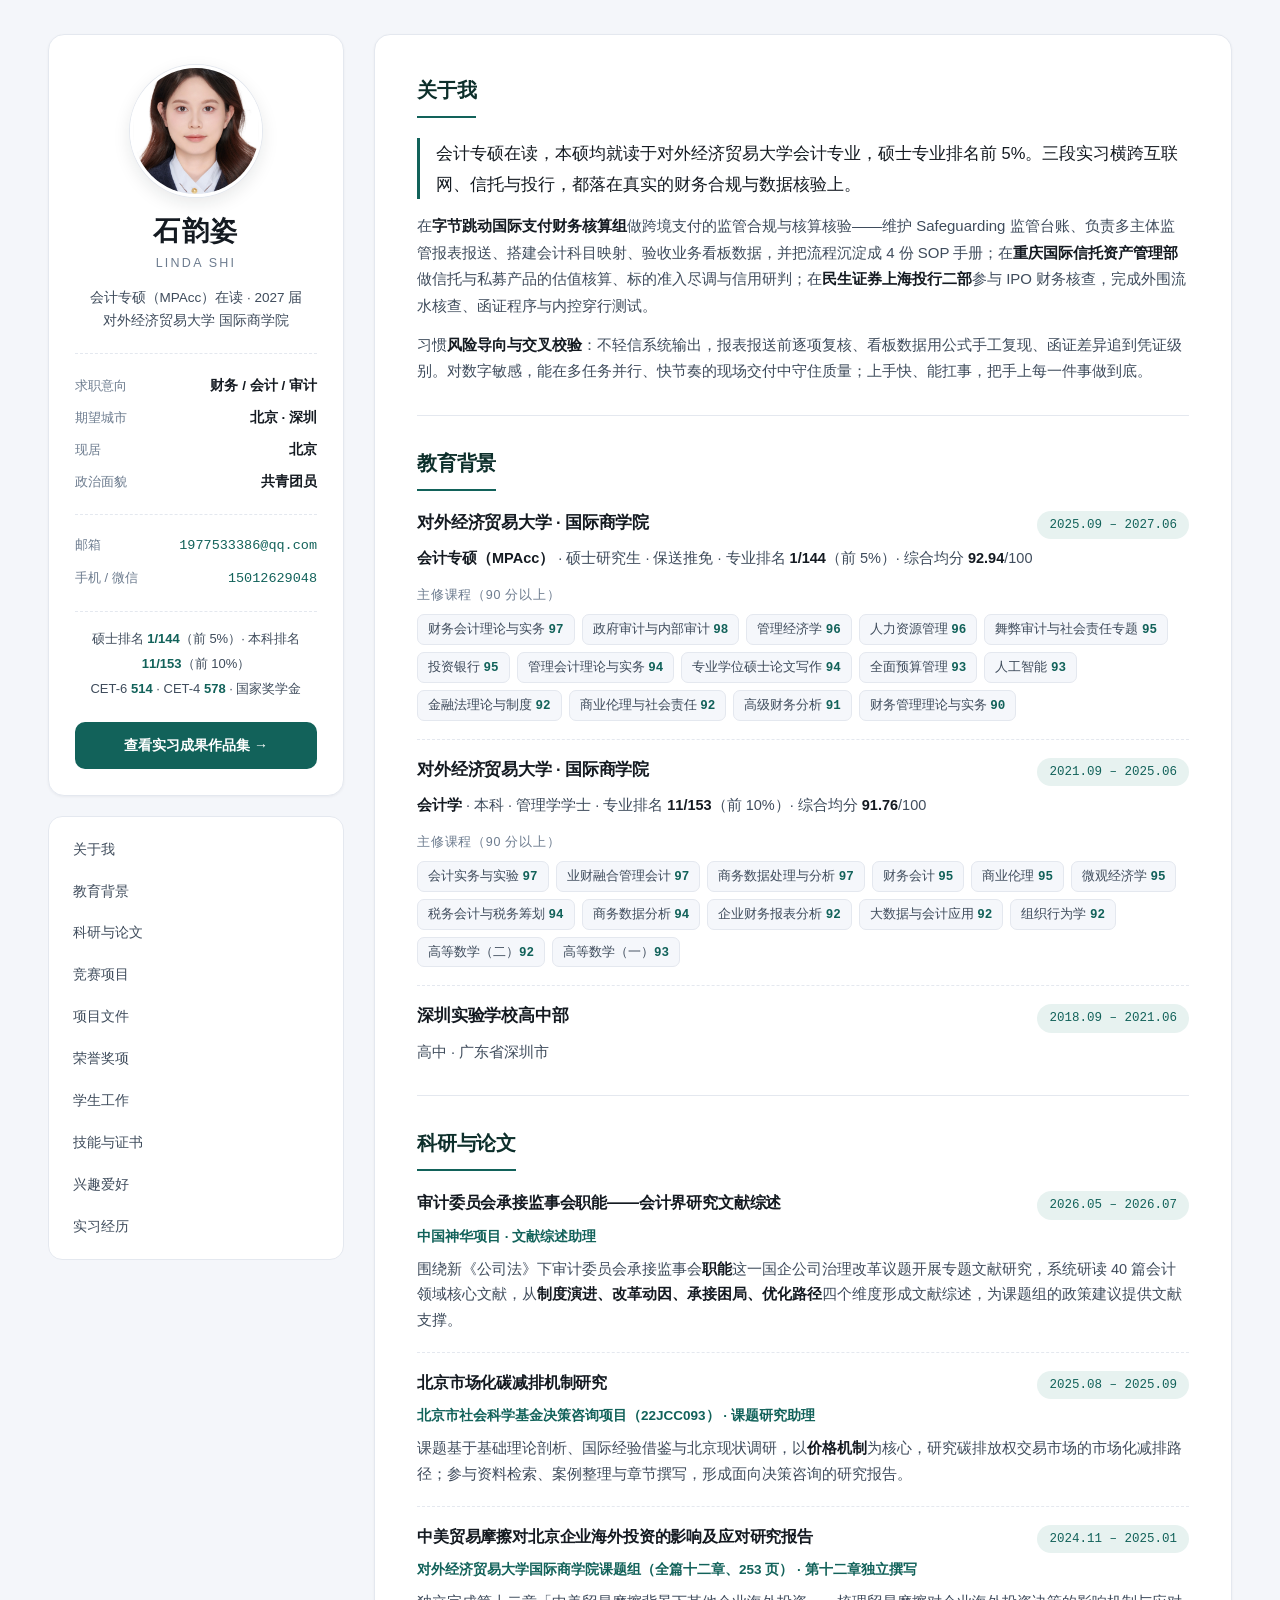
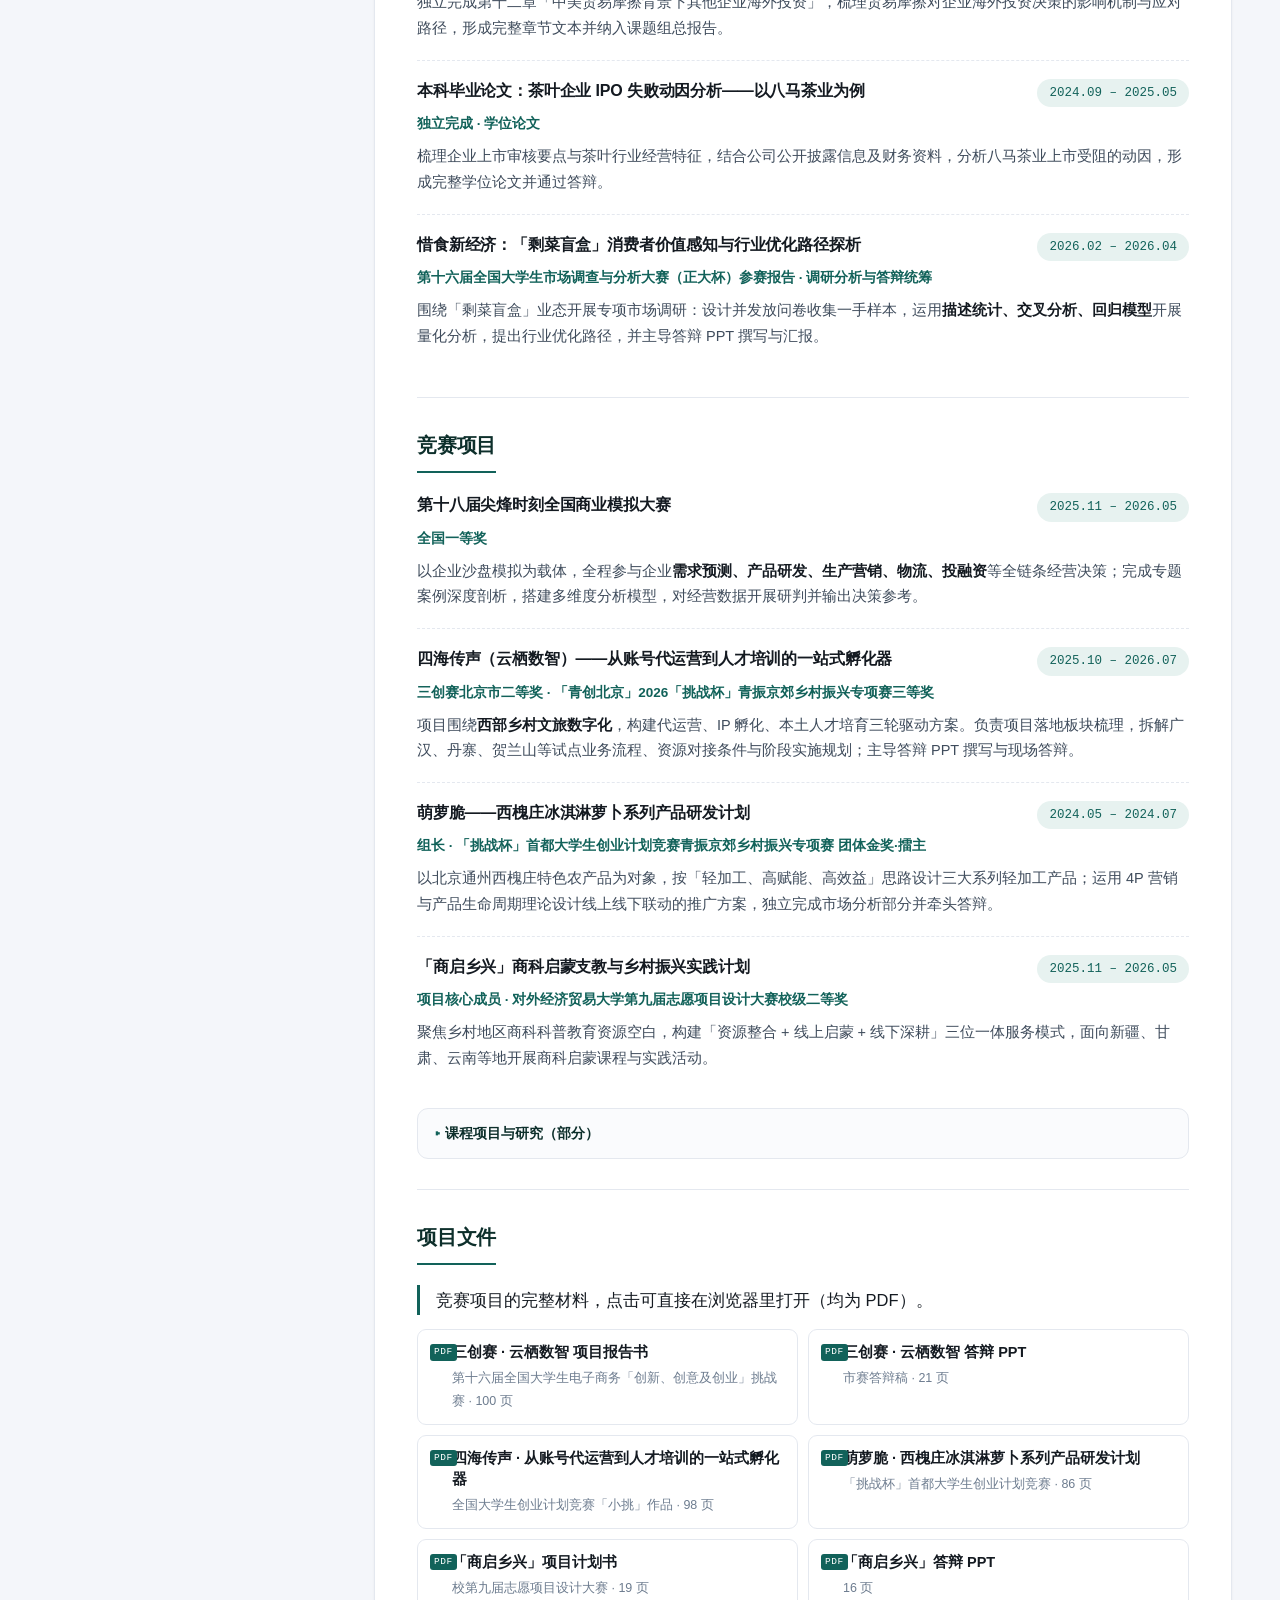
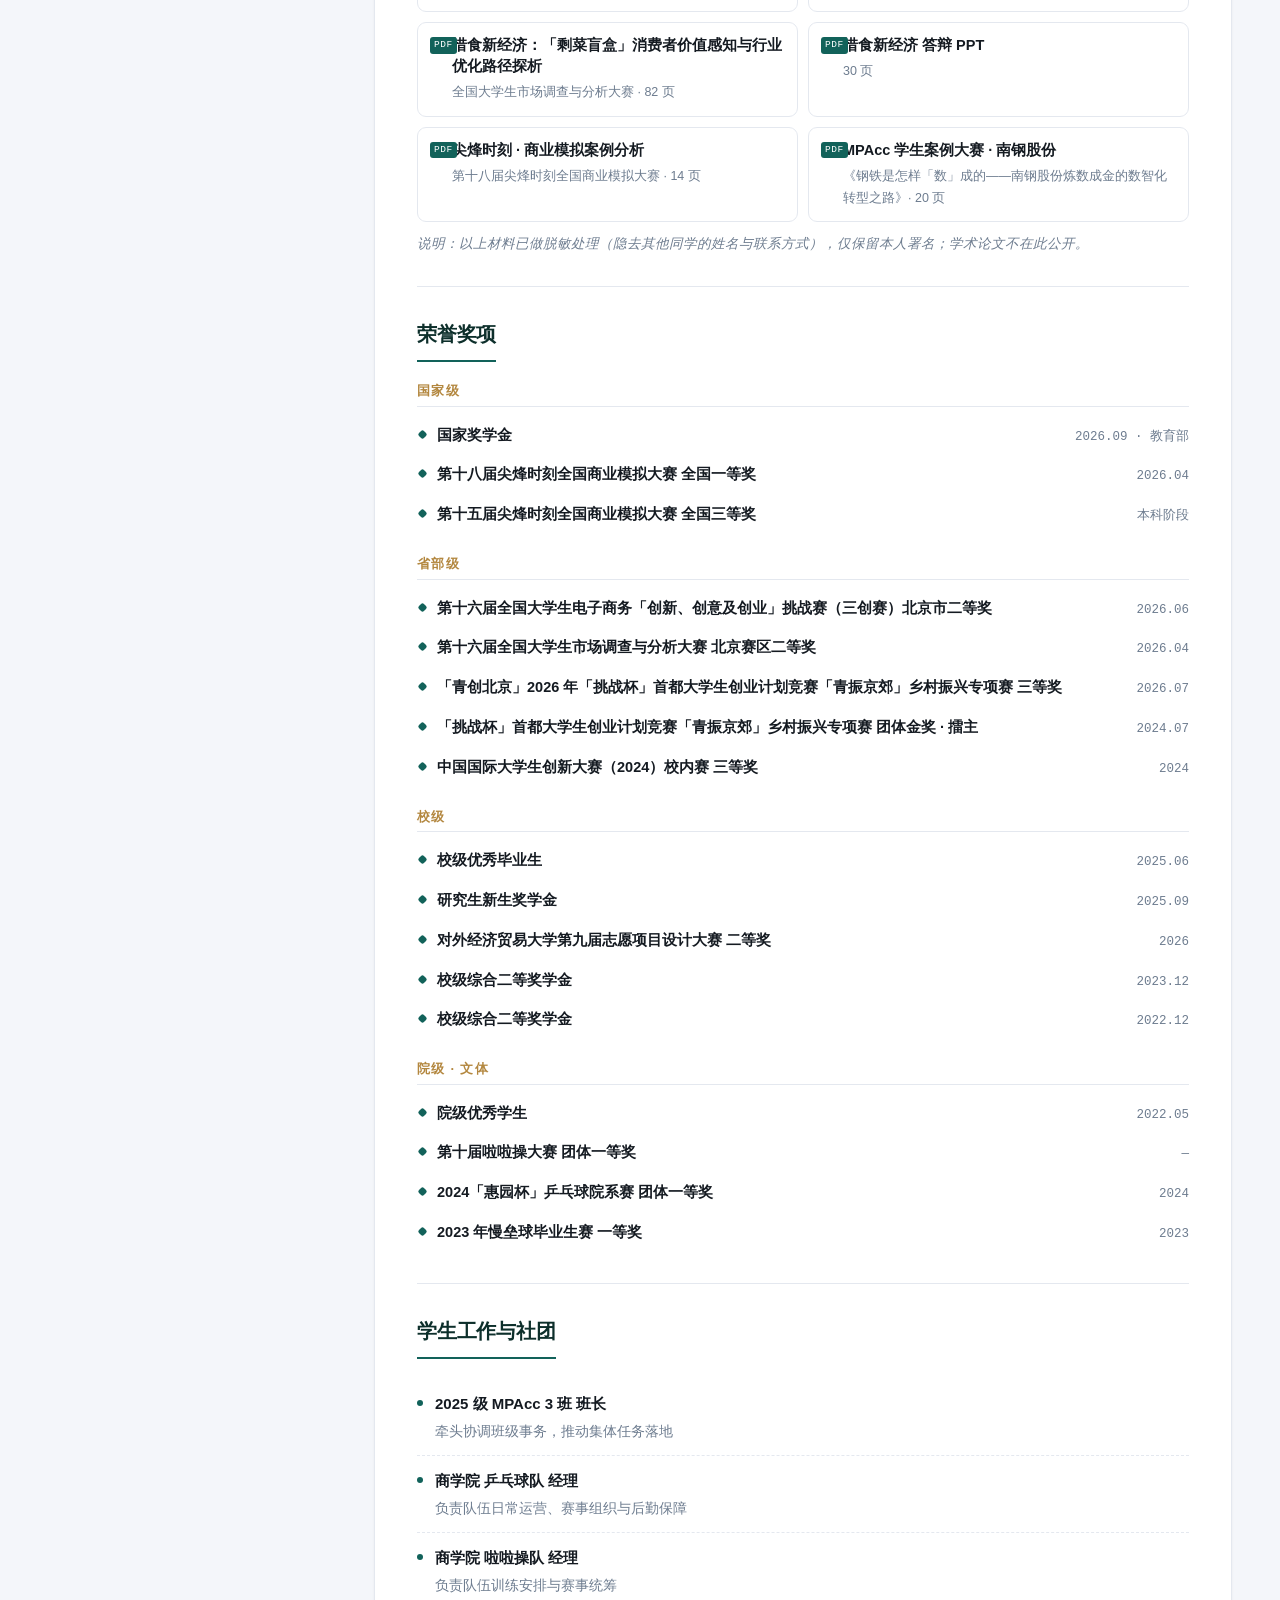
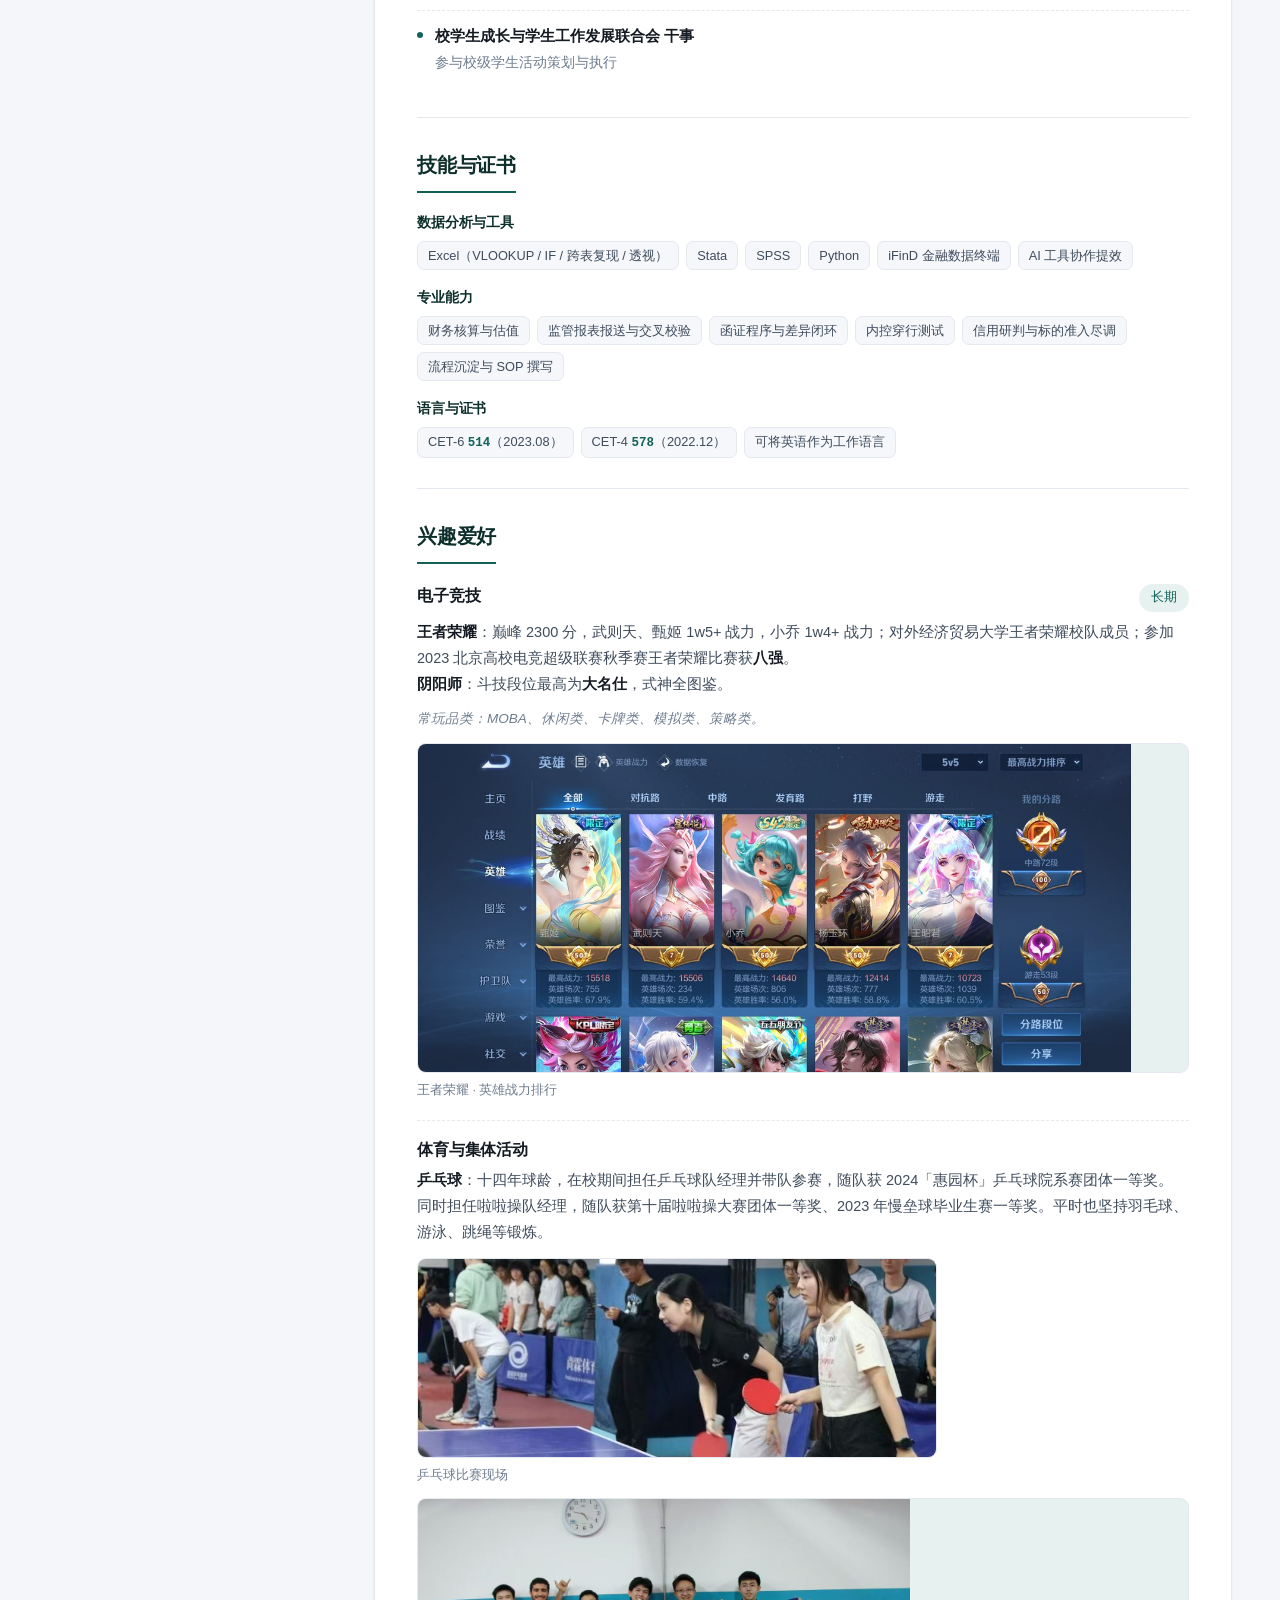
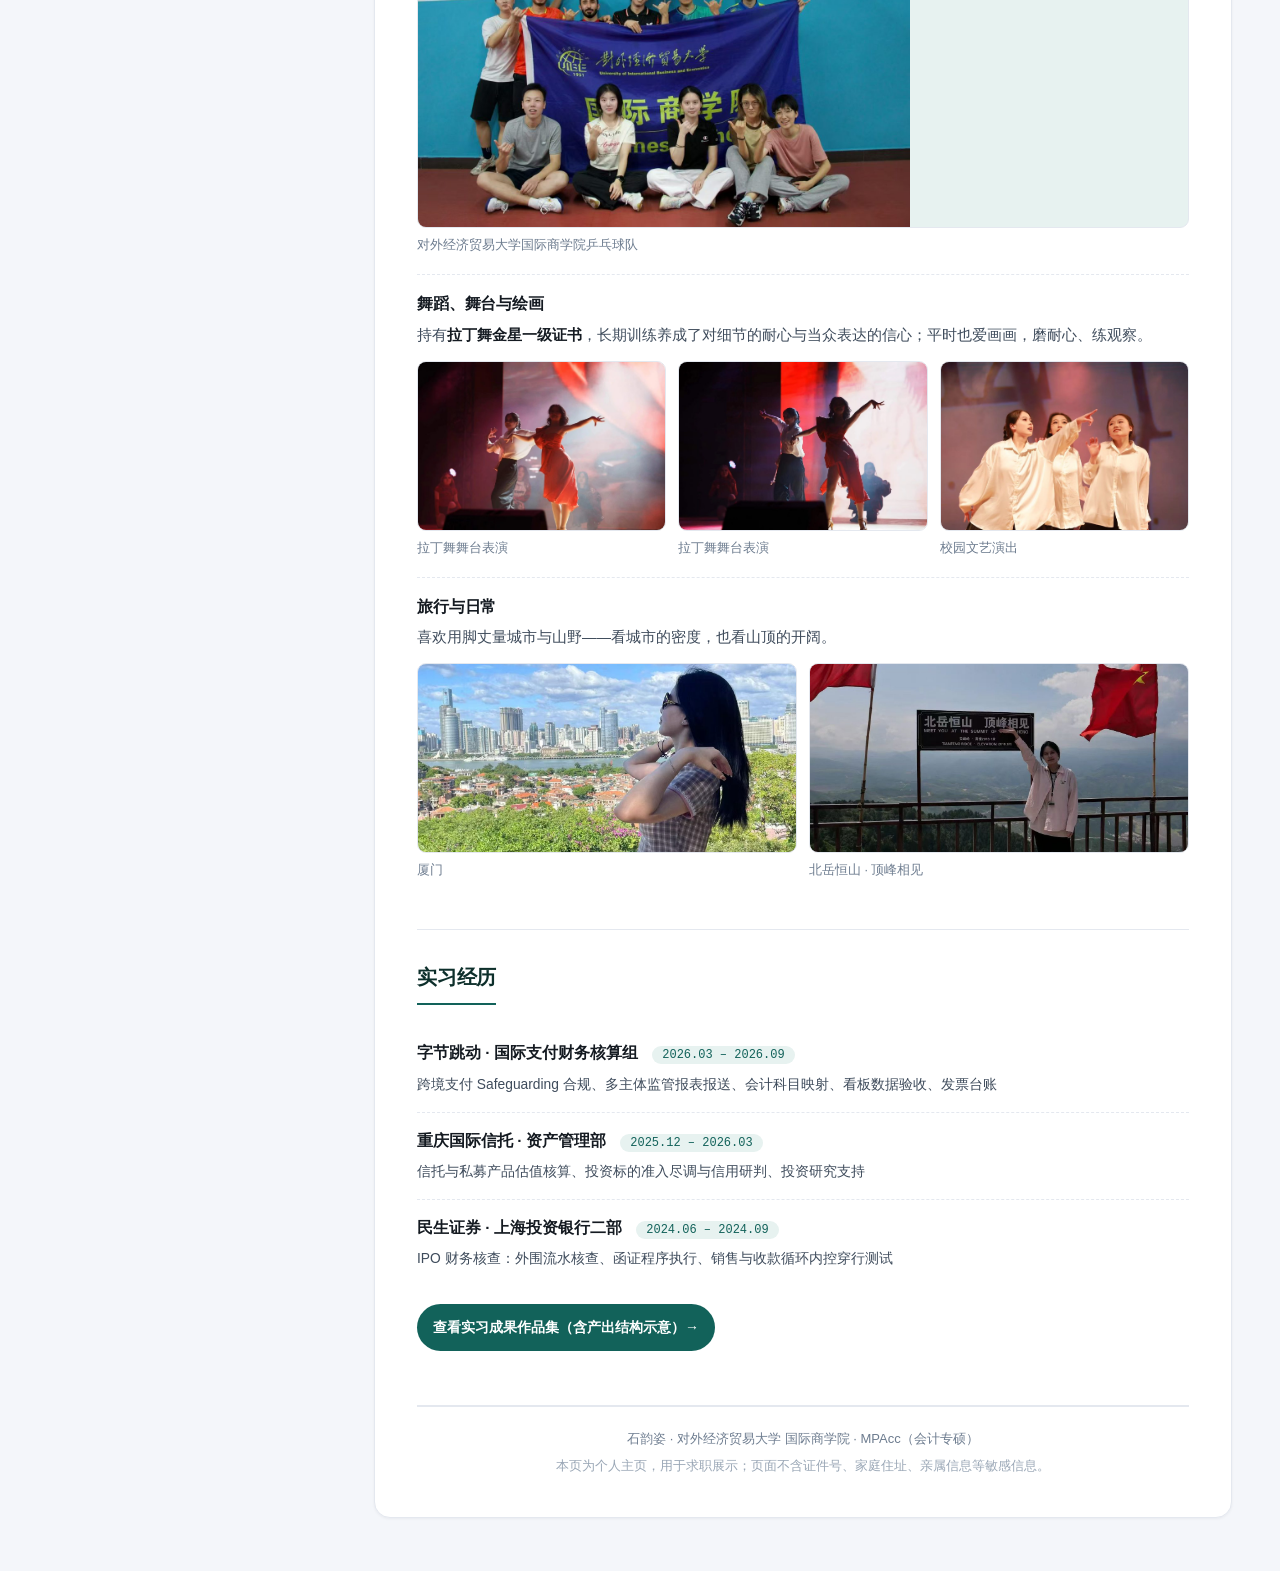
<file: index.html>
<!DOCTYPE html>
<html lang="zh-CN">
<head>
<meta charset="UTF-8">
<meta name="robots" content="noindex, nofollow">
<meta name="viewport" content="width=device-width, initial-scale=1">
<title>石韵姿 · 个人主页</title>
<link rel="stylesheet" href="style.css">
</head>
<body>

<div class="layout">

  <!-- ============ 侧栏 ============ -->
  <aside class="side">
    <div class="profile">
      <img class="avatar" src="头像.jpg" alt="石韵姿">
      <h1>石韵姿</h1>
      <p class="en">Linda Shi</p>
      <p class="title">会计专硕（MPAcc）在读 · 2027 届<br>对外经济贸易大学 国际商学院</p>

      <dl class="facts">
        <div><dt>求职意向</dt><dd>财务 / 会计 / 审计</dd></div>
        <div><dt>期望城市</dt><dd>北京 · 深圳</dd></div>
        <div><dt>现居</dt><dd>北京</dd></div>
        <div><dt>政治面貌</dt><dd>共青团员</dd></div>
      </dl>

      <ul class="contact">
        <li><span>邮箱</span><a href="mailto:1977533386@qq.com">1977533386@qq.com</a></li>
        <li><span>手机 / 微信</span><a href="tel:15012629048">15012629048</a></li>
      </ul>

      <p class="quick">
        硕士排名 <b>1/144</b>（前 5%）· 本科排名 <b>11/153</b>（前 10%）<br>
        CET-6 <b>514</b> · CET-4 <b>578</b> · 国家奖学金
      </p>

      <a class="cta" href="portfolio/index.html">查看实习成果作品集 →</a>
    </div>

    <nav class="nav">
      <a href="#about">关于我</a>
      <a href="#edu">教育背景</a>
      <a href="#research">科研与论文</a>
      <a href="#competition">竞赛项目</a>
      <a href="#files">项目文件</a>
      <a href="#awards">荣誉奖项</a>
      <a href="#campus">学生工作</a>
      <a href="#skills">技能与证书</a>
      <a href="#interests">兴趣爱好</a>
      <a href="#intern">实习经历</a>
    </nav>
  </aside>

  <!-- ============ 主内容 ============ -->
  <main class="main">

    <section id="about">
      <h2>关于我</h2>
      <p class="lead">会计专硕在读，本硕均就读于对外经济贸易大学会计专业，硕士专业排名前 5%。三段实习横跨互联网、信托与投行，都落在真实的财务合规与数据核验上。</p>
      <p>在<b>字节跳动国际支付财务核算组</b>做跨境支付的监管合规与核算核验——维护 Safeguarding 监管台账、负责多主体监管报表报送、搭建会计科目映射、验收业务看板数据，并把流程沉淀成 4 份 SOP 手册；在<b>重庆国际信托资产管理部</b>做信托与私募产品的估值核算、标的准入尽调与信用研判；在<b>民生证券上海投行二部</b>参与 IPO 财务核查，完成外围流水核查、函证程序与内控穿行测试。</p>
      <p>习惯<b>风险导向与交叉校验</b>：不轻信系统输出，报表报送前逐项复核、看板数据用公式手工复现、函证差异追到凭证级别。对数字敏感，能在多任务并行、快节奏的现场交付中守住质量；上手快、能扛事，把手上每一件事做到底。</p>
    </section>

    <!-- ---------- 教育背景 ---------- -->
    <section id="edu">
      <h2>教育背景</h2>

      <div class="edu-item">
        <div class="edu-head">
          <h3>对外经济贸易大学 · 国际商学院</h3>
          <span class="when">2025.09 – 2027.06</span>
        </div>
        <p class="edu-meta"><b>会计专硕（MPAcc）</b> · 硕士研究生 · 保送推免 · 专业排名 <b>1/144</b>（前 5%）· 综合均分 <b>92.94</b>/100</p>
        <div class="courses">
          <p class="c-label">主修课程（90 分以上）</p>
          <ul class="chips">
            <li>财务会计理论与实务 <b>97</b></li>
            <li>政府审计与内部审计 <b>98</b></li>
            <li>管理经济学 <b>96</b></li>
            <li>人力资源管理 <b>96</b></li>
            <li>舞弊审计与社会责任专题 <b>95</b></li>
            <li>投资银行 <b>95</b></li>
            <li>管理会计理论与实务 <b>94</b></li>
            <li>专业学位硕士论文写作 <b>94</b></li>
            <li>全面预算管理 <b>93</b></li>
            <li>人工智能 <b>93</b></li>
            <li>金融法理论与制度 <b>92</b></li>
            <li>商业伦理与社会责任 <b>92</b></li>
            <li>高级财务分析 <b>91</b></li>
            <li>财务管理理论与实务 <b>90</b></li>
          </ul>
        </div>
      </div>

      <div class="edu-item">
        <div class="edu-head">
          <h3>对外经济贸易大学 · 国际商学院</h3>
          <span class="when">2021.09 – 2025.06</span>
        </div>
        <p class="edu-meta"><b>会计学</b> · 本科 · 管理学学士 · 专业排名 <b>11/153</b>（前 10%）· 综合均分 <b>91.76</b>/100</p>
        <div class="courses">
          <p class="c-label">主修课程（90 分以上）</p>
          <ul class="chips">
            <li>会计实务与实验 <b>97</b></li>
            <li>业财融合管理会计 <b>97</b></li>
            <li>商务数据处理与分析 <b>97</b></li>
            <li>财务会计 <b>95</b></li>
            <li>商业伦理 <b>95</b></li>
            <li>微观经济学 <b>95</b></li>
            <li>税务会计与税务筹划 <b>94</b></li>
            <li>商务数据分析 <b>94</b></li>
            <li>企业财务报表分析 <b>92</b></li>
            <li>大数据与会计应用 <b>92</b></li>
            <li>组织行为学 <b>92</b></li>
            <li>高等数学（二）<b>92</b></li>
            <li>高等数学（一）<b>93</b></li>
          </ul>
        </div>
      </div>

      <div class="edu-item compact">
        <div class="edu-head">
          <h3>深圳实验学校高中部</h3>
          <span class="when">2018.09 – 2021.06</span>
        </div>
        <p class="edu-meta">高中 · 广东省深圳市</p>
      </div>
    </section>

    <!-- ---------- 科研与论文 ---------- -->
    <section id="research">
      <h2>科研与论文</h2>

      <article class="item">
        <div class="item-head">
          <h3>审计委员会承接监事会职能——会计界研究文献综述</h3>
          <span class="when">2026.05 – 2026.07</span>
        </div>
        <p class="role">中国神华项目 · 文献综述助理</p>
        <p>围绕新《公司法》下审计委员会承接监事会<b>职能</b>这一国企公司治理改革议题开展专题文献研究，系统研读 40 篇会计领域核心文献，从<b>制度演进、改革动因、承接困局、优化路径</b>四个维度形成文献综述，为课题组的政策建议提供文献支撑。</p>
      </article>

      <article class="item">
        <div class="item-head">
          <h3>北京市场化碳减排机制研究</h3>
          <span class="when">2025.08 – 2025.09</span>
        </div>
        <p class="role">北京市社会科学基金决策咨询项目（22JCC093） · 课题研究助理</p>
        <p>课题基于基础理论剖析、国际经验借鉴与北京现状调研，以<b>价格机制</b>为核心，研究碳排放权交易市场的市场化减排路径；参与资料检索、案例整理与章节撰写，形成面向决策咨询的研究报告。</p>
      </article>

      <article class="item">
        <div class="item-head">
          <h3>中美贸易摩擦对北京企业海外投资的影响及应对研究报告</h3>
          <span class="when">2024.11 – 2025.01</span>
        </div>
        <p class="role">对外经济贸易大学国际商学院课题组（全篇十二章、253 页） · 第十二章独立撰写</p>
        <p>独立完成第十二章「中美贸易摩擦背景下其他企业海外投资」，梳理贸易摩擦对企业海外投资决策的影响机制与应对路径，形成完整章节文本并纳入课题组总报告。</p>
      </article>

      <article class="item">
        <div class="item-head">
          <h3>本科毕业论文：茶叶企业 IPO 失败动因分析——以八马茶业为例</h3>
          <span class="when">2024.09 – 2025.05</span>
        </div>
        <p class="role">独立完成 · 学位论文</p>
        <p>梳理企业上市审核要点与茶叶行业经营特征，结合公司公开披露信息及财务资料，分析八马茶业上市受阻的动因，形成完整学位论文并通过答辩。</p>
      </article>

      <article class="item">
        <div class="item-head">
          <h3>惜食新经济：「剩菜盲盒」消费者价值感知与行业优化路径探析</h3>
          <span class="when">2026.02 – 2026.04</span>
        </div>
        <p class="role">第十六届全国大学生市场调查与分析大赛（正大杯）参赛报告 · 调研分析与答辩统筹</p>
        <p>围绕「剩菜盲盒」业态开展专项市场调研：设计并发放问卷收集一手样本，运用<b>描述统计、交叉分析、回归模型</b>开展量化分析，提出行业优化路径，并主导答辩 PPT 撰写与汇报。</p>
      </article>
    </section>

    <!-- ---------- 竞赛项目 ---------- -->
    <section id="competition">
      <h2>竞赛项目</h2>

      <article class="item">
        <div class="item-head">
          <h3>第十八届尖烽时刻全国商业模拟大赛</h3>
          <span class="when">2025.11 – 2026.05</span>
        </div>
        <p class="role">全国一等奖</p>
        <p>以企业沙盘模拟为载体，全程参与企业<b>需求预测、产品研发、生产营销、物流、投融资</b>等全链条经营决策；完成专题案例深度剖析，搭建多维度分析模型，对经营数据开展研判并输出决策参考。</p>
      </article>

      <article class="item">
        <div class="item-head">
          <h3>四海传声（云栖数智）——从账号代运营到人才培训的一站式孵化器</h3>
          <span class="when">2025.10 – 2026.07</span>
        </div>
        <p class="role">三创赛北京市二等奖 · 「青创北京」2026「挑战杯」青振京郊乡村振兴专项赛三等奖</p>
        <p>项目围绕<b>西部乡村文旅数字化</b>，构建代运营、IP 孵化、本土人才培育三轮驱动方案。负责项目落地板块梳理，拆解广汉、丹寨、贺兰山等试点业务流程、资源对接条件与阶段实施规划；主导答辩 PPT 撰写与现场答辩。</p>
      </article>

      <article class="item">
        <div class="item-head">
          <h3>萌萝脆——西槐庄冰淇淋萝卜系列产品研发计划</h3>
          <span class="when">2024.05 – 2024.07</span>
        </div>
        <p class="role">组长 · 「挑战杯」首都大学生创业计划竞赛青振京郊乡村振兴专项赛 团体金奖·擂主</p>
        <p>以北京通州西槐庄特色农产品为对象，按「轻加工、高赋能、高效益」思路设计三大系列轻加工产品；运用 4P 营销与产品生命周期理论设计线上线下联动的推广方案，独立完成市场分析部分并牵头答辩。</p>
      </article>

      <article class="item">
        <div class="item-head">
          <h3>「商启乡兴」商科启蒙支教与乡村振兴实践计划</h3>
          <span class="when">2025.11 – 2026.05</span>
        </div>
        <p class="role">项目核心成员 · 对外经济贸易大学第九届志愿项目设计大赛校级二等奖</p>
        <p>聚焦乡村地区商科科普教育资源空白，构建「资源整合 + 线上启蒙 + 线下深耕」三位一体服务模式，面向新疆、甘肃、云南等地开展商科启蒙课程与实践活动。</p>
      </article>

      <details class="more">
        <summary>课程项目与研究（部分）</summary>
        <ul class="plain2">
          <li>第十二届 MPAcc 学生案例大赛</li>
          <li>雅百特财务造假案例报告</li>
          <li>华海诚科并购华威电子案例报告</li>
          <li>TCL 财务变革：从财务共享中心到司库体系</li>
          <li>闻泰科技资产重组短期市场反应分析 · 闻泰科技财务分析报告</li>
          <li>国大药房医保基金监管内部审计研究</li>
          <li>基于项目质量的企业真实偿债能力探究</li>
          <li>「替罪羊」还是「放大镜」？——金融危机下的公允价值会计反思与中国实践</li>
          <li>商业伦理：舍得酒业 ESG「漂绿」案例</li>
          <li>战略管理：悠易科技 AIGC+ 的战略布局</li>
          <li>人力资源管理：不设限的人生</li>
        </ul>
      </details>
    </section>

    <!-- ---------- 项目文件 ---------- -->
    <section id="files">
      <h2>项目文件</h2>
      <p class="lead">竞赛项目的完整材料，点击可直接在浏览器里打开（均为 PDF）。</p>

      <ul class="files">
        <li><a href="https://shi-yunzi.pages.dev/files/%E4%B8%89%E5%88%9B%E8%B5%9B-%E4%BA%91%E6%A0%96%E6%95%B0%E6%99%BA-%E9%A1%B9%E7%9B%AE%E6%8A%A5%E5%91%8A%E4%B9%A6.pdf" target="_blank" rel="noopener">
            <b>三创赛 · 云栖数智 项目报告书</b>
            <span>第十六届全国大学生电子商务「创新、创意及创业」挑战赛 · 100 页</span></a></li>
        <li><a href="https://shi-yunzi.pages.dev/files/%E4%B8%89%E5%88%9B%E8%B5%9B-%E4%BA%91%E6%A0%96%E6%95%B0%E6%99%BA-%E7%AD%94%E8%BE%A9PPT.pdf" target="_blank" rel="noopener">
            <b>三创赛 · 云栖数智 答辩 PPT</b>
            <span>市赛答辩稿 · 21 页</span></a></li>
        <li><a href="https://shi-yunzi.pages.dev/files/%E5%9B%9B%E6%B5%B7%E4%BC%A0%E5%A3%B0-%E4%B8%80%E7%AB%99%E5%BC%8F%E5%AD%B5%E5%8C%96%E5%99%A8.pdf" target="_blank" rel="noopener">
            <b>四海传声 · 从账号代运营到人才培训的一站式孵化器</b>
            <span>全国大学生创业计划竞赛「小挑」作品 · 98 页</span></a></li>
        <li><a href="https://shi-yunzi.pages.dev/files/%E6%8C%91%E6%88%98%E6%9D%AF-%E8%90%8C%E8%90%9D%E8%84%86.pdf" target="_blank" rel="noopener">
            <b>萌萝脆 · 西槐庄冰淇淋萝卜系列产品研发计划</b>
            <span>「挑战杯」首都大学生创业计划竞赛 · 86 页</span></a></li>
        <li><a href="https://shi-yunzi.pages.dev/files/%E5%BF%97%E6%84%BF%E5%A4%A7%E8%B5%9B-%E5%95%86%E5%90%AF%E4%B9%A1%E5%85%B4-%E9%A1%B9%E7%9B%AE%E8%AE%A1%E5%88%92%E4%B9%A6.pdf" target="_blank" rel="noopener">
            <b>「商启乡兴」项目计划书</b>
            <span>校第九届志愿项目设计大赛 · 19 页</span></a></li>
        <li><a href="https://shi-yunzi.pages.dev/files/%E5%BF%97%E6%84%BF%E5%A4%A7%E8%B5%9B-%E5%95%86%E5%90%AF%E4%B9%A1%E5%85%B4-%E7%AD%94%E8%BE%A9PPT.pdf" target="_blank" rel="noopener">
            <b>「商启乡兴」答辩 PPT</b>
            <span>16 页</span></a></li>
        <li><a href="https://shi-yunzi.pages.dev/files/%E5%B8%82%E8%B0%83-%E6%83%9C%E9%A3%9F%E6%96%B0%E7%BB%8F%E6%B5%8E.pdf" target="_blank" rel="noopener">
            <b>惜食新经济：「剩菜盲盒」消费者价值感知与行业优化路径探析</b>
            <span>全国大学生市场调查与分析大赛 · 82 页</span></a></li>
        <li><a href="https://shi-yunzi.pages.dev/files/%E5%B8%82%E8%B0%83-%E6%83%9C%E9%A3%9F%E6%96%B0%E7%BB%8F%E6%B5%8E-%E7%AD%94%E8%BE%A9PPT.pdf" target="_blank" rel="noopener">
            <b>惜食新经济 答辩 PPT</b>
            <span>30 页</span></a></li>
        <li><a href="https://shi-yunzi.pages.dev/files/%E5%B0%96%E7%83%BD%E6%97%B6%E5%88%BB-%E5%95%86%E4%B8%9A%E6%A8%A1%E6%8B%9F%E6%A1%88%E4%BE%8B%E5%88%86%E6%9E%90.pdf" target="_blank" rel="noopener">
            <b>尖烽时刻 · 商业模拟案例分析</b>
            <span>第十八届尖烽时刻全国商业模拟大赛 · 14 页</span></a></li>
        <li><a href="https://shi-yunzi.pages.dev/files/MPAcc%E5%AD%A6%E7%94%9F%E6%A1%88%E4%BE%8B%E5%A4%A7%E8%B5%9B-%E5%8D%97%E9%92%A2%E8%82%A1%E4%BB%BD.pdf" target="_blank" rel="noopener">
            <b>MPAcc 学生案例大赛 · 南钢股份</b>
            <span>《钢铁是怎样「数」成的——南钢股份炼数成金的数智化转型之路》· 20 页</span></a></li>
      </ul>

      <p class="note-line">说明：以上材料已做脱敏处理（隐去其他同学的姓名与联系方式），仅保留本人署名；学术论文不在此公开。</p>
    </section>

    <!-- ---------- 荣誉奖项 ---------- -->
    <section id="awards">
      <h2>荣誉奖项</h2>

      <div class="award-group">
        <h4>国家级</h4>
        <ul class="awards">
          <li><b>国家奖学金</b><span>2026.09 · 教育部</span></li>
          <li><b>第十八届尖烽时刻全国商业模拟大赛 全国一等奖</b><span>2026.04</span></li>
          <li><b>第十五届尖烽时刻全国商业模拟大赛 全国三等奖</b><span>本科阶段</span></li>
        </ul>
      </div>

      <div class="award-group">
        <h4>省部级</h4>
        <ul class="awards">
          <li><b>第十六届全国大学生电子商务「创新、创意及创业」挑战赛（三创赛）北京市二等奖</b><span>2026.06</span></li>
          <li><b>第十六届全国大学生市场调查与分析大赛 北京赛区二等奖</b><span>2026.04</span></li>
          <li><b>「青创北京」2026 年「挑战杯」首都大学生创业计划竞赛「青振京郊」乡村振兴专项赛 三等奖</b><span>2026.07</span></li>
          <li><b>「挑战杯」首都大学生创业计划竞赛「青振京郊」乡村振兴专项赛 团体金奖 · 擂主</b><span>2024.07</span></li>
          <li><b>中国国际大学生创新大赛（2024）校内赛 三等奖</b><span>2024</span></li>
        </ul>
      </div>

      <div class="award-group">
        <h4>校级</h4>
        <ul class="awards">
          <li><b>校级优秀毕业生</b><span>2025.06</span></li>
          <li><b>研究生新生奖学金</b><span>2025.09</span></li>
          <li><b>对外经济贸易大学第九届志愿项目设计大赛 二等奖</b><span>2026</span></li>
          <li><b>校级综合二等奖学金</b><span>2023.12</span></li>
          <li><b>校级综合二等奖学金</b><span>2022.12</span></li>
        </ul>
      </div>

      <div class="award-group">
        <h4>院级 · 文体</h4>
        <ul class="awards">
          <li><b>院级优秀学生</b><span>2022.05</span></li>
          <li><b>第十届啦啦操大赛 团体一等奖</b><span>—</span></li>
          <li><b>2024「惠园杯」乒乓球院系赛 团体一等奖</b><span>2024</span></li>
          <li><b>2023 年慢垒球毕业生赛 一等奖</b><span>2023</span></li>
        </ul>
      </div>
    </section>

    <!-- ---------- 学生工作 ---------- -->
    <section id="campus">
      <h2>学生工作与社团</h2>
      <ul class="campus">
        <li><b>2025 级 MPAcc 3 班 班长</b><span>牵头协调班级事务，推动集体任务落地</span></li>
        <li><b>商学院 乒乓球队 经理</b><span>负责队伍日常运营、赛事组织与后勤保障</span></li>
        <li><b>商学院 啦啦操队 经理</b><span>负责队伍训练安排与赛事统筹</span></li>
        <li><b>校学生成长与学生工作发展联合会 干事</b><span>参与校级学生活动策划与执行</span></li>
      </ul>
    </section>

    <!-- ---------- 技能与证书 ---------- -->
    <section id="skills">
      <h2>技能与证书</h2>
      <div class="skills">
        <div class="skill">
          <h4>数据分析与工具</h4>
          <ul class="chips">
            <li>Excel（VLOOKUP / IF / 跨表复现 / 透视）</li>
            <li>Stata</li>
            <li>SPSS</li>
            <li>Python</li>
            <li>iFinD 金融数据终端</li>
            <li>AI 工具协作提效</li>
          </ul>
        </div>
        <div class="skill">
          <h4>专业能力</h4>
          <ul class="chips">
            <li>财务核算与估值</li>
            <li>监管报表报送与交叉校验</li>
            <li>函证程序与差异闭环</li>
            <li>内控穿行测试</li>
            <li>信用研判与标的准入尽调</li>
            <li>流程沉淀与 SOP 撰写</li>
          </ul>
        </div>
        <div class="skill">
          <h4>语言与证书</h4>
          <ul class="chips">
            <li>CET-6 <b>514</b>（2023.08）</li>
            <li>CET-4 <b>578</b>（2022.12）</li>
            <li>可将英语作为工作语言</li>
          </ul>
        </div>
      </div>
    </section>

    <!-- ---------- 兴趣爱好 ---------- -->
    <section id="interests">
      <h2>兴趣爱好</h2>

      <article class="item hobby">
        <div class="item-head">
          <h3>电子竞技</h3>
          <span class="when">长期</span>
        </div>
        <p><b>王者荣耀</b>：巅峰 2300 分，武则天、甄姬 1w5+ 战力，小乔 1w4+ 战力；对外经济贸易大学王者荣耀校队成员；参加 2023 北京高校电竞超级联赛秋季赛王者荣耀比赛获<b>八强</b>。<br>
           <b>阴阳师</b>：斗技段位最高为<b>大名仕</b>，式神全图鉴。</p>
        <p class="note-line">常玩品类：MOBA、休闲类、卡牌类、模拟类、策略类。</p>
        <figure class="photo wide">
          <img src="img/esports-hok.jpg" alt="王者荣耀英雄战力页面截图" loading="lazy">
          <figcaption>王者荣耀 · 英雄战力排行</figcaption>
        </figure>
      </article>

      <article class="item hobby">
        <div class="item-head">
          <h3>体育与集体活动</h3>
        </div>
        <p><b>乒乓球</b>：十四年球龄，在校期间担任乒乓球队经理并带队参赛，随队获 2024「惠园杯」乒乓球院系赛团体一等奖。<br>
           同时担任啦啦操队经理，随队获第十届啦啦操大赛团体一等奖、2023 年慢垒球毕业生赛一等奖。平时也坚持羽毛球、游泳、跳绳等锻炼。</p>
        <figure class="photo">
          <img src="img/tabletennis.jpg" alt="乒乓球比赛现场" loading="lazy">
          <figcaption>乒乓球比赛现场</figcaption>
        </figure>
        <figure class="photo wide">
          <img src="img/pingpong-team.jpg" alt="对外经济贸易大学国际商学院乒乓球队" loading="lazy">
          <figcaption>对外经济贸易大学国际商学院乒乓球队</figcaption>
        </figure>
      </article>

      <article class="item hobby">
        <div class="item-head">
          <h3>舞蹈、舞台与绘画</h3>
        </div>
        <p>持有<b>拉丁舞金星一级证书</b>，长期训练养成了对细节的耐心与当众表达的信心；平时也爱画画，磨耐心、练观察。</p>
        <div class="photos c3">
          <figure class="photo">
            <img src="img/dance-1.jpg" alt="拉丁舞舞台表演" loading="lazy">
            <figcaption>拉丁舞舞台表演</figcaption>
          </figure>
          <figure class="photo">
            <img src="img/dance-2.jpg" alt="拉丁舞舞台表演" loading="lazy">
            <figcaption>拉丁舞舞台表演</figcaption>
          </figure>
          <figure class="photo">
            <img src="img/stage-opera.jpg" alt="校园文艺演出" loading="lazy">
            <figcaption>校园文艺演出</figcaption>
          </figure>
        </div>
      </article>

      <article class="item hobby">
        <div class="item-head">
          <h3>旅行与日常</h3>
        </div>
        <p>喜欢用脚丈量城市与山野——看城市的密度，也看山顶的开阔。</p>
        <div class="photos c2">
          <figure class="photo">
            <img src="img/city-view.jpg" alt="厦门" loading="lazy">
            <figcaption>厦门</figcaption>
          </figure>
          <figure class="photo">
            <img src="img/mountain.jpg" alt="北岳恒山「顶峰相见」" loading="lazy">
            <figcaption>北岳恒山 · 顶峰相见</figcaption>
          </figure>
        </div>
      </article>
    </section>

    <!-- ---------- 实习经历 ---------- -->
    <section id="intern">
      <h2>实习经历</h2>
      <ul class="intern">
        <li>
          <b>字节跳动 · 国际支付财务核算组</b>
          <span class="when">2026.03 – 2026.09</span>
          <em>跨境支付 Safeguarding 合规、多主体监管报表报送、会计科目映射、看板数据验收、发票台账</em>
        </li>
        <li>
          <b>重庆国际信托 · 资产管理部</b>
          <span class="when">2025.12 – 2026.03</span>
          <em>信托与私募产品估值核算、投资标的准入尽调与信用研判、投资研究支持</em>
        </li>
        <li>
          <b>民生证券 · 上海投资银行二部</b>
          <span class="when">2024.06 – 2024.09</span>
          <em>IPO 财务核查：外围流水核查、函证程序执行、销售与收款循环内控穿行测试</em>
        </li>
      </ul>
      <p class="cta-line"><a class="cta inline" href="portfolio/index.html">查看实习成果作品集（含产出结构示意）→</a></p>
    </section>

    <footer>
      <p>石韵姿 · 对外经济贸易大学 国际商学院 · MPAcc（会计专硕）</p>
      <p class="meta">本页为个人主页，用于求职展示；页面不含证件号、家庭住址、亲属信息等敏感信息。</p>
    </footer>

  </main>
</div>

</body>
</html>
</file>
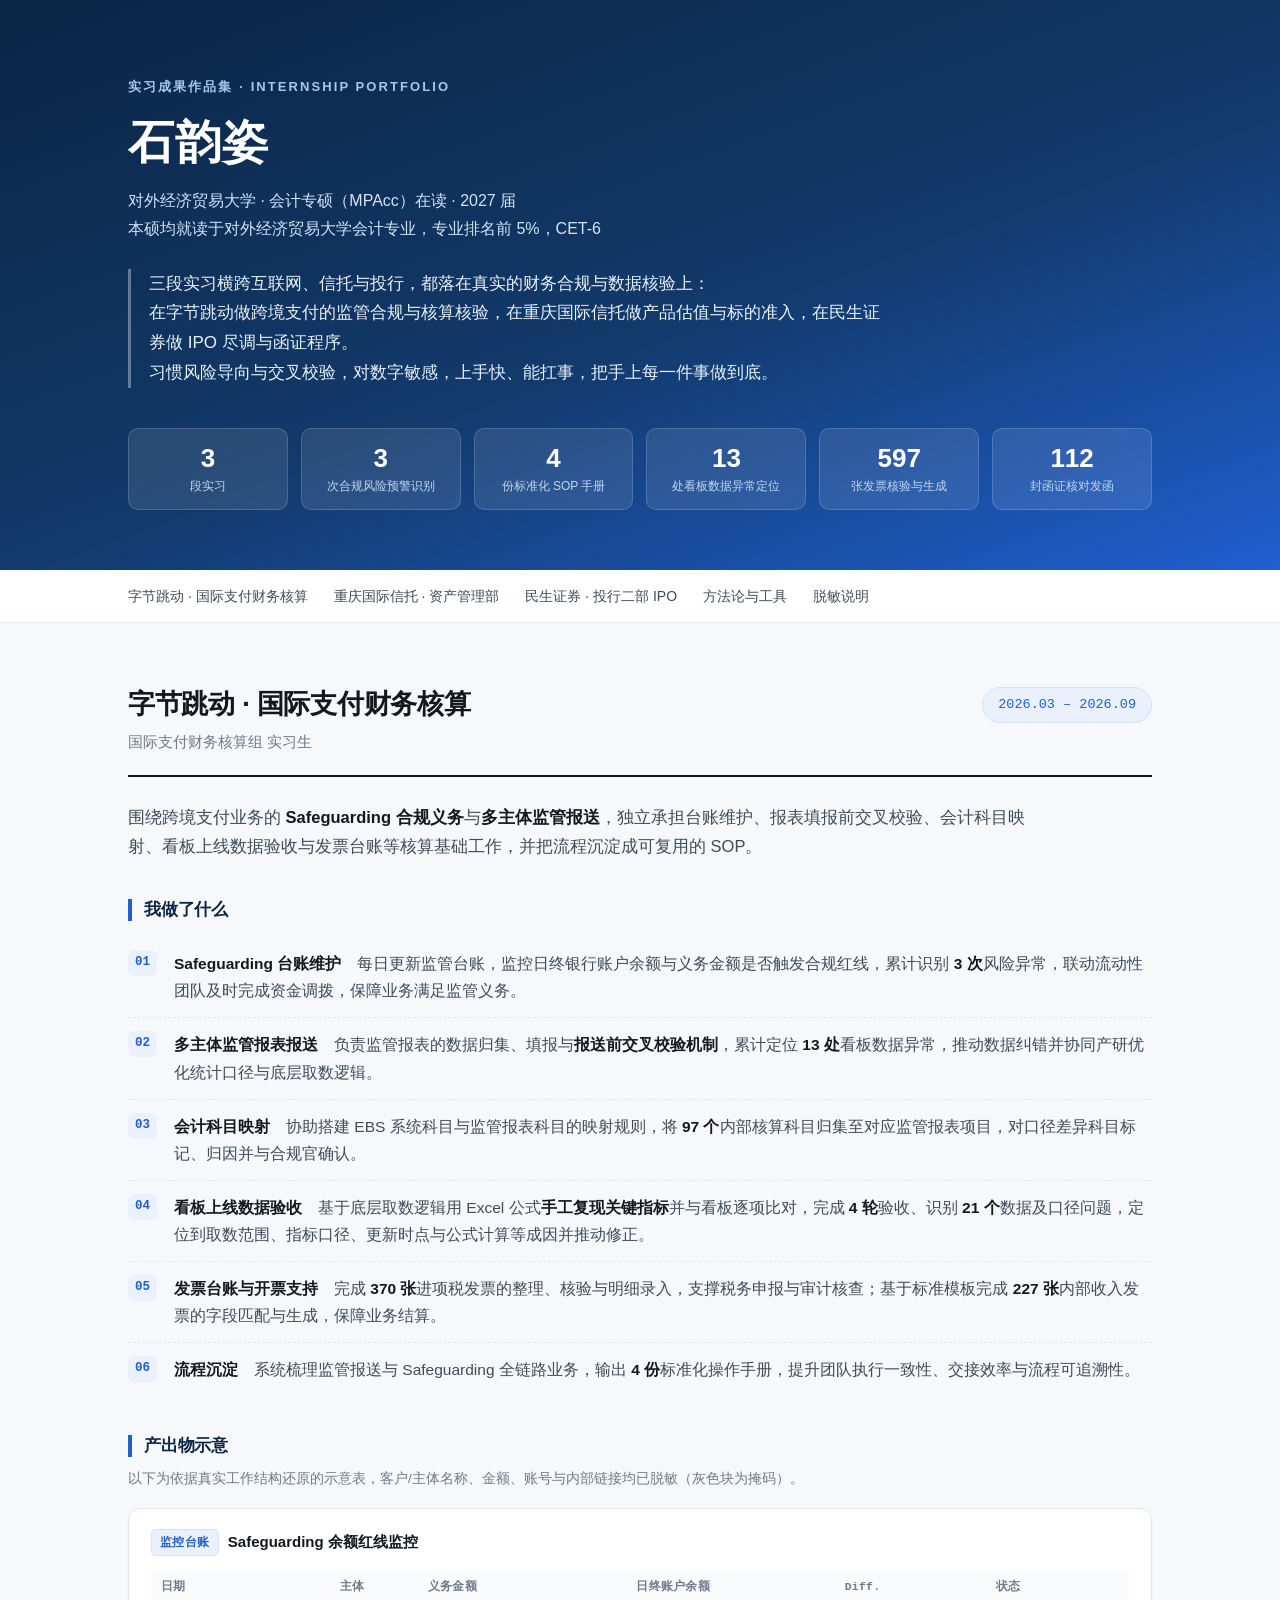
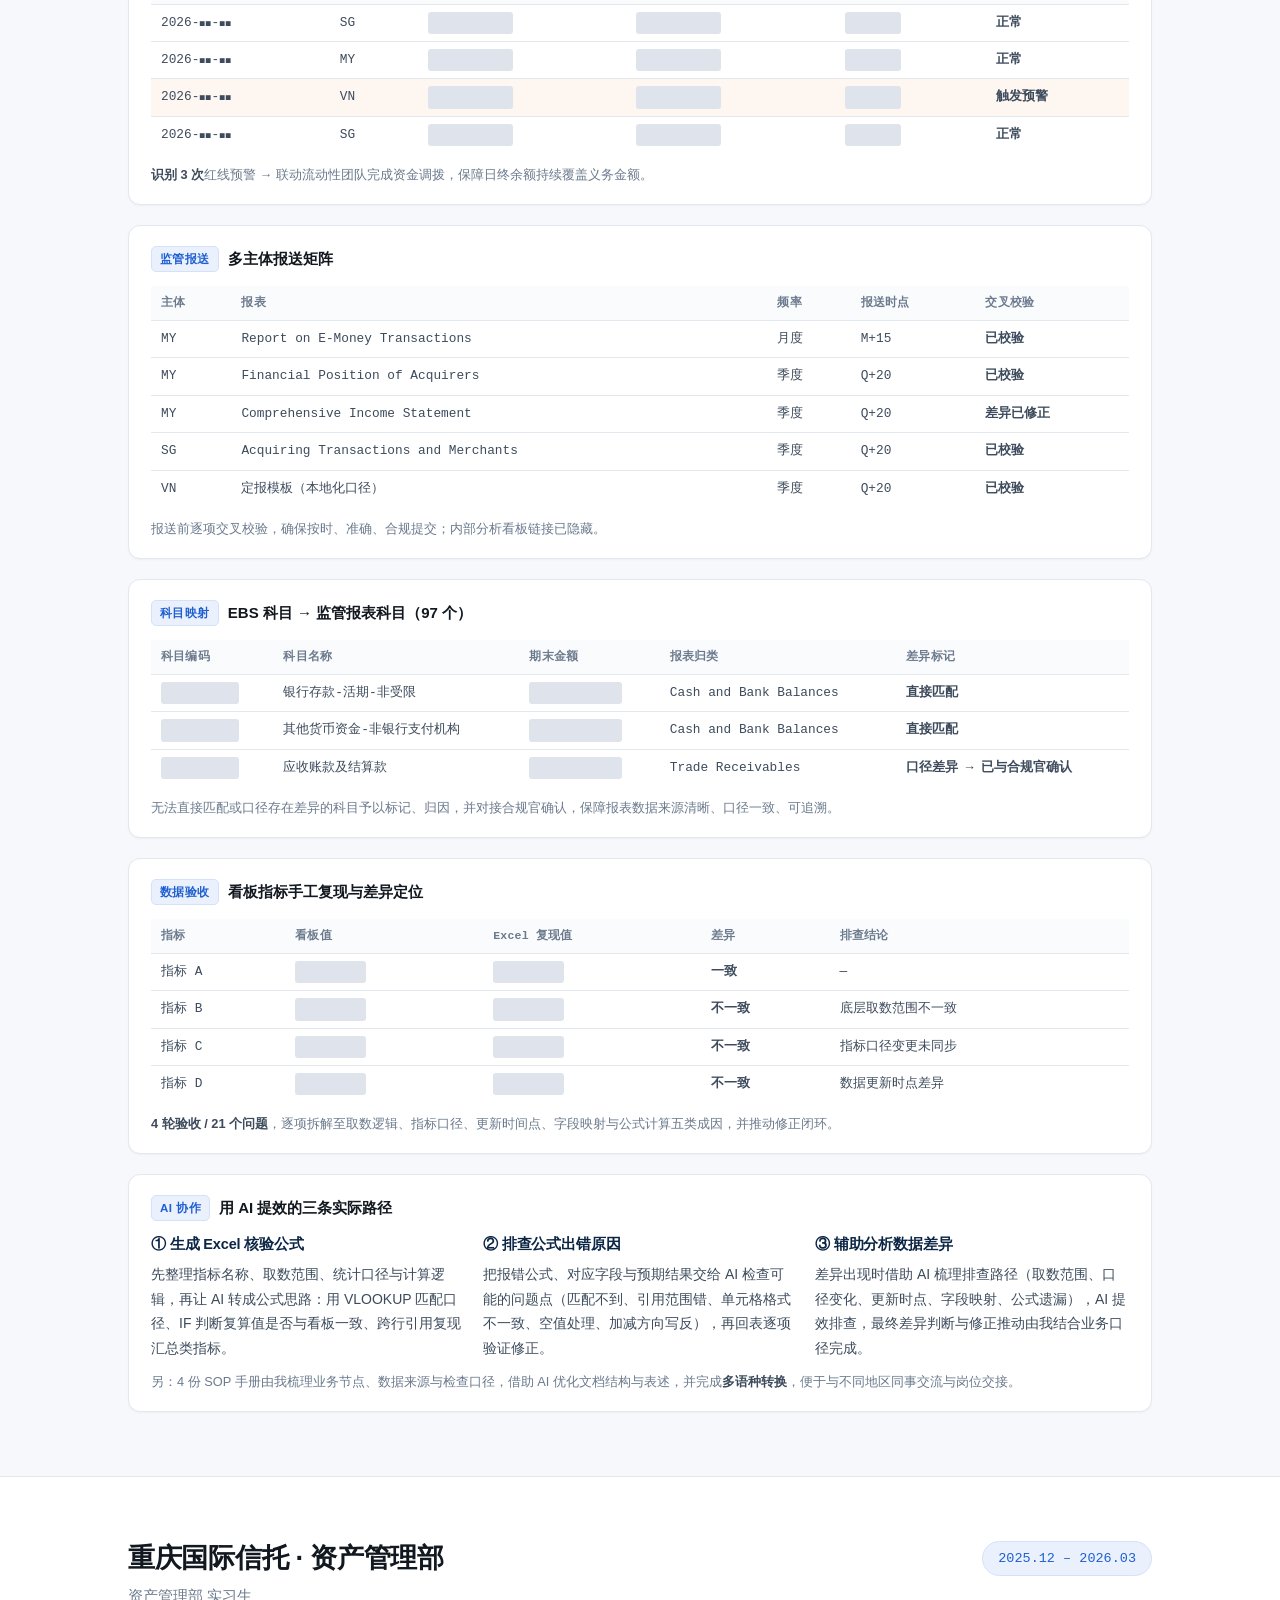
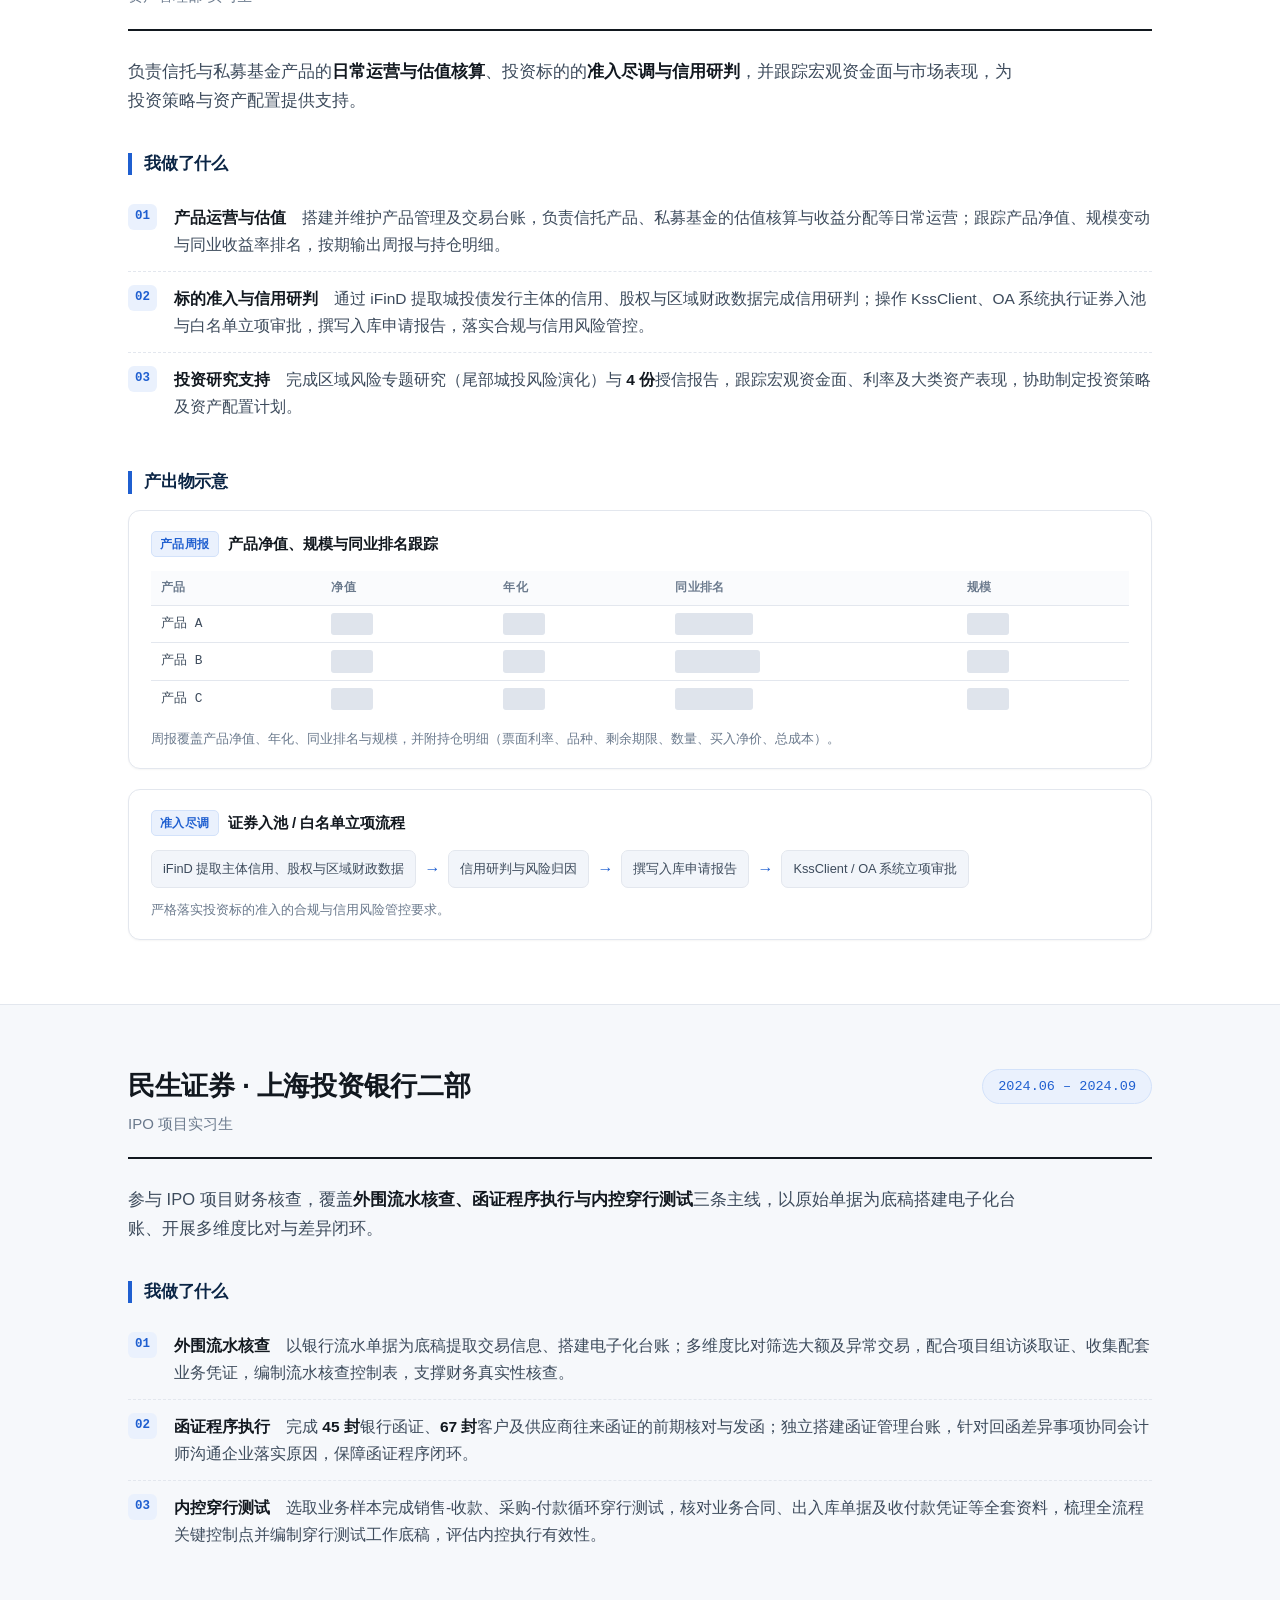
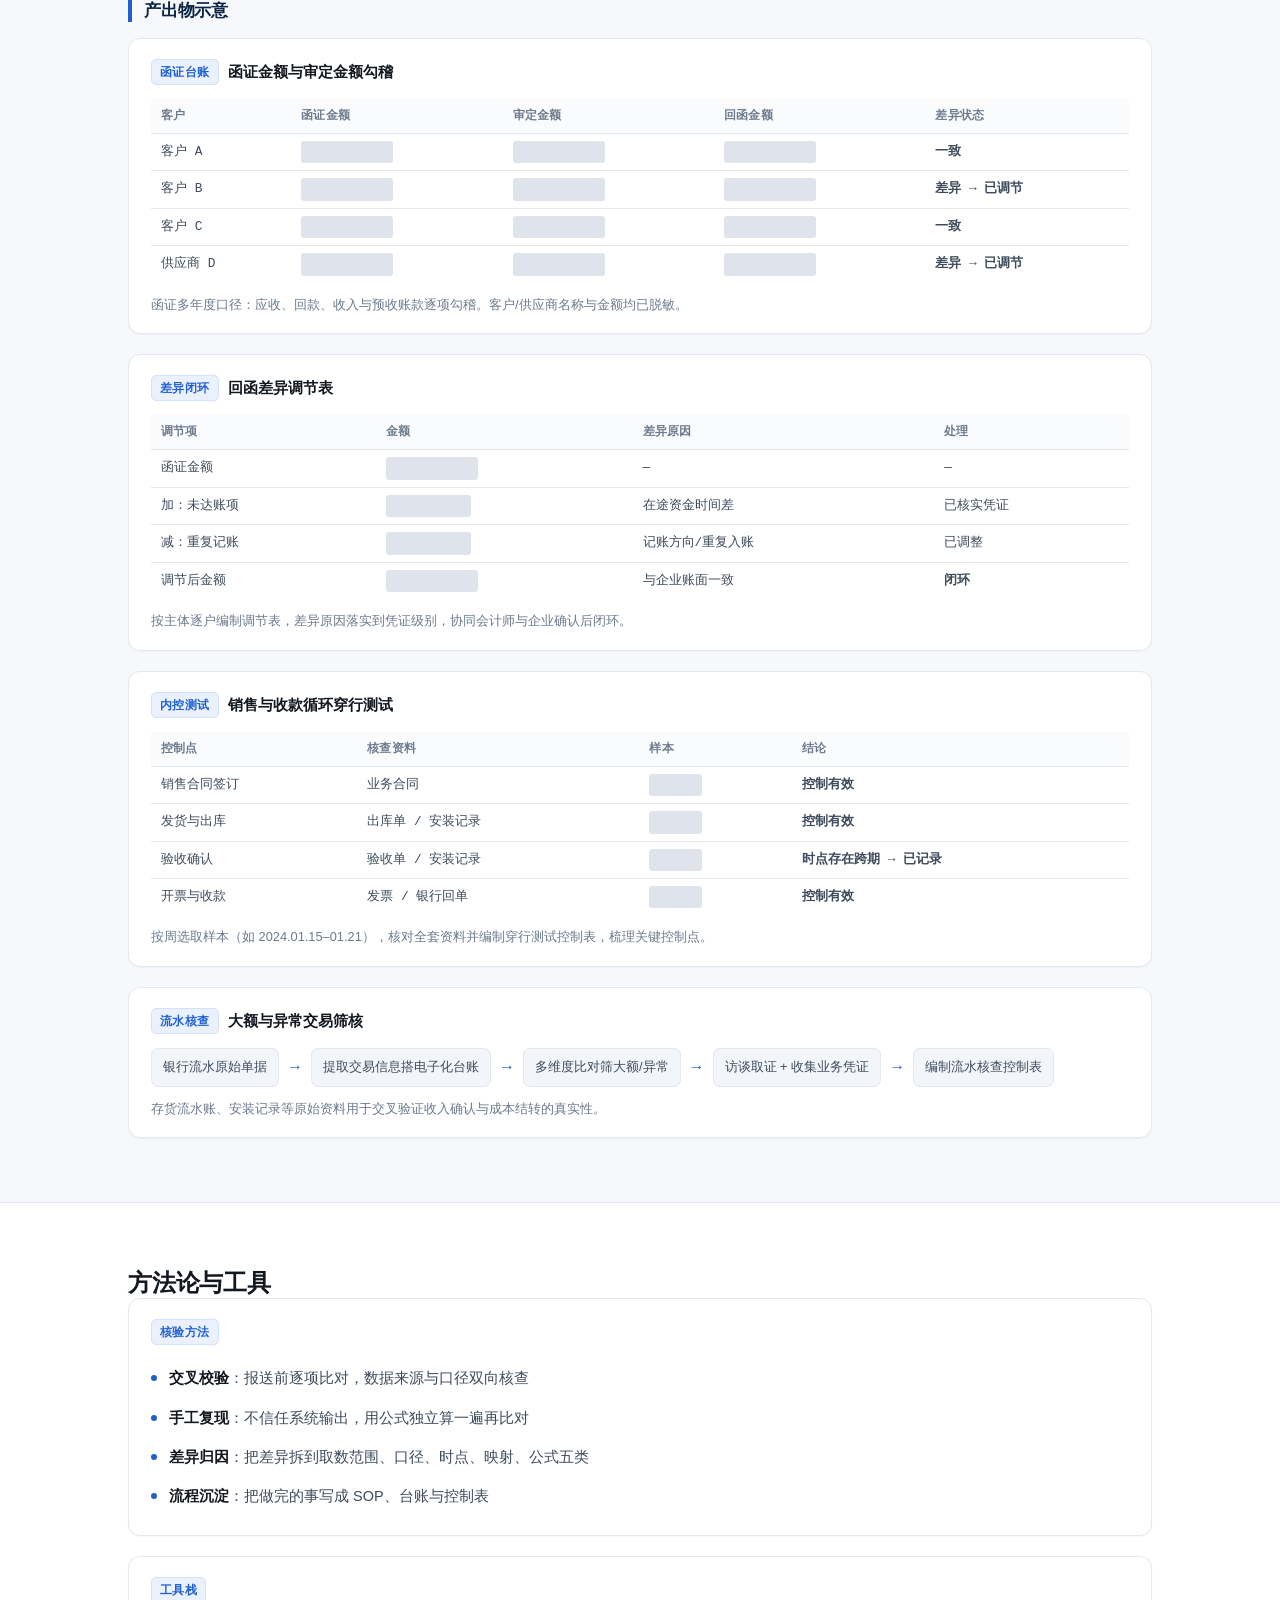
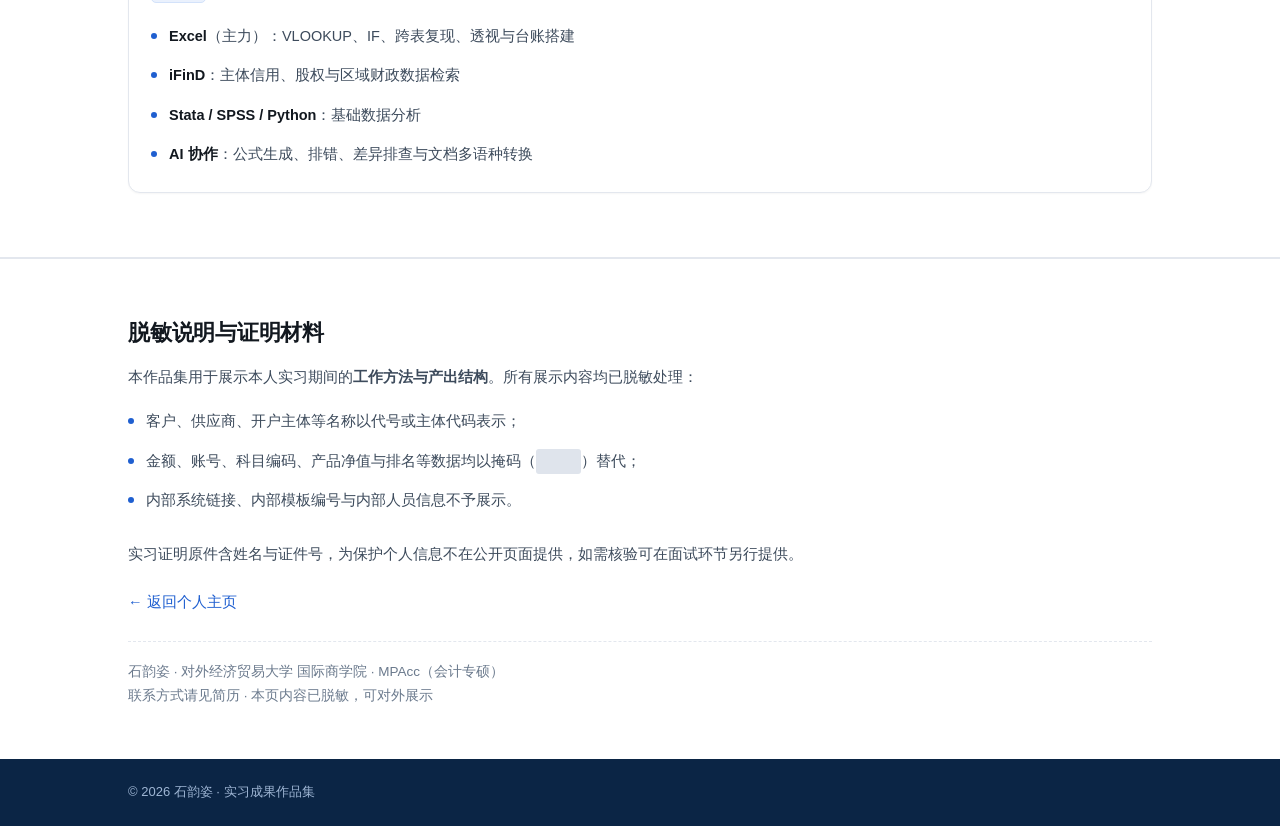
<file: portfolio/index.html>
<!DOCTYPE html>
<html lang="zh-CN">
<head>
<meta charset="UTF-8">
<meta name="robots" content="noindex, nofollow">
<meta name="viewport" content="width=device-width, initial-scale=1">
<title>石韵姿 · 实习成果作品集</title>
<link rel="stylesheet" href="style.css">
</head>
<body>

<header class="hero">
  <div class="wrap">
    <p class="eyebrow">实习成果作品集 · Internship Portfolio</p>
    <h1>石韵姿</h1>
    <p class="sub">对外经济贸易大学 · 会计专硕（MPAcc）在读 · 2027 届<br>
      本硕均就读于对外经济贸易大学会计专业，专业排名前 5%，CET-6</p>
    <p class="lede">三段实习横跨互联网、信托与投行，都落在真实的财务合规与数据核验上：<br>
      在字节跳动做跨境支付的监管合规与核算核验，在重庆国际信托做产品估值与标的准入，在民生证券做 IPO 尽调与函证程序。<br>
      习惯风险导向与交叉校验，对数字敏感，上手快、能扛事，把手上每一件事做到底。</p>
    <ul class="stats">
      <li><b>3</b><span>段实习</span></li>
      <li><b>3</b><span>次合规风险预警识别</span></li>
      <li><b>4</b><span>份标准化 SOP 手册</span></li>
      <li><b>13</b><span>处看板数据异常定位</span></li>
      <li><b>597</b><span>张发票核验与生成</span></li>
      <li><b>112</b><span>封函证核对发函</span></li>
    </ul>
  </div>
</header>

<nav class="toc">
  <div class="wrap">
    <a href="#bd">字节跳动 · 国际支付财务核算</a>
    <a href="#cq">重庆国际信托 · 资产管理部</a>
    <a href="#ms">民生证券 · 投行二部 IPO</a>
    <a href="#method">方法论与工具</a>
    <a href="#note">脱敏说明</a>
  </div>
</nav>

<main>

<!-- ================= 字节跳动 ================= -->
<section id="bd" class="exp">
  <div class="wrap">
    <div class="exp-head">
      <div>
        <h2>字节跳动 · 国际支付财务核算</h2>
        <p class="role">国际支付财务核算组 实习生</p>
      </div>
      <p class="when">2026.03 – 2026.09</p>
    </div>

    <p class="blurb">围绕跨境支付业务的 <b>Safeguarding 合规义务</b>与<b>多主体监管报送</b>，独立承担台账维护、报表填报前交叉校验、会计科目映射、看板上线数据验收与发票台账等核算基础工作，并把流程沉淀成可复用的 SOP。</p>

    <h3>我做了什么</h3>
    <ol class="workstreams">
      <li><b>Safeguarding 台账维护</b>　每日更新监管台账，监控日终银行账户余额与义务金额是否触发合规红线，累计识别 <b>3 次</b>风险异常，联动流动性团队及时完成资金调拨，保障业务满足监管义务。</li>
      <li><b>多主体监管报表报送</b>　负责监管报表的数据归集、填报与<b>报送前交叉校验机制</b>，累计定位 <b>13 处</b>看板数据异常，推动数据纠错并协同产研优化统计口径与底层取数逻辑。</li>
      <li><b>会计科目映射</b>　协助搭建 EBS 系统科目与监管报表科目的映射规则，将 <b>97 个</b>内部核算科目归集至对应监管报表项目，对口径差异科目标记、归因并与合规官确认。</li>
      <li><b>看板上线数据验收</b>　基于底层取数逻辑用 Excel 公式<b>手工复现关键指标</b>并与看板逐项比对，完成 <b>4 轮</b>验收、识别 <b>21 个</b>数据及口径问题，定位到取数范围、指标口径、更新时点与公式计算等成因并推动修正。</li>
      <li><b>发票台账与开票支持</b>　完成 <b>370 张</b>进项税发票的整理、核验与明细录入，支撑税务申报与审计核查；基于标准模板完成 <b>227 张</b>内部收入发票的字段匹配与生成，保障业务结算。</li>
      <li><b>流程沉淀</b>　系统梳理监管报送与 Safeguarding 全链路业务，输出 <b>4 份</b>标准化操作手册，提升团队执行一致性、交接效率与流程可追溯性。</li>
    </ol>

    <h3>产出物示意</h3>
    <p class="hint">以下为依据真实工作结构还原的示意表，客户/主体名称、金额、账号与内部链接均已脱敏（灰色块为掩码）。</p>

    <div class="cards">

      <figure class="card">
        <figcaption><span class="tag">监控台账</span>Safeguarding 余额红线监控</figcaption>
        <table class="mock">
          <thead><tr><th>日期</th><th>主体</th><th>义务金额</th><th>日终账户余额</th><th>Diff.</th><th>状态</th></tr></thead>
          <tbody>
            <tr><td>2026-◼◼-◼◼</td><td>SG</td><td><span class="m">████████.██</span></td><td><span class="m">████████.██</span></td><td><span class="m">+███.██</span></td><td class="ok">正常</td></tr>
            <tr><td>2026-◼◼-◼◼</td><td>MY</td><td><span class="m">████████.██</span></td><td><span class="m">████████.██</span></td><td><span class="m">+███.██</span></td><td class="ok">正常</td></tr>
            <tr class="alert"><td>2026-◼◼-◼◼</td><td>VN</td><td><span class="m">████████.██</span></td><td><span class="m">████████.██</span></td><td><span class="m">−███.██</span></td><td class="warn">触发预警</td></tr>
            <tr><td>2026-◼◼-◼◼</td><td>SG</td><td><span class="m">████████.██</span></td><td><span class="m">████████.██</span></td><td><span class="m">+███.██</span></td><td class="ok">正常</td></tr>
          </tbody>
        </table>
        <p class="cap"><b>识别 3 次</b>红线预警 → 联动流动性团队完成资金调拨，保障日终余额持续覆盖义务金额。</p>
      </figure>

      <figure class="card">
        <figcaption><span class="tag">监管报送</span>多主体报送矩阵</figcaption>
        <table class="mock">
          <thead><tr><th>主体</th><th>报表</th><th>频率</th><th>报送时点</th><th>交叉校验</th></tr></thead>
          <tbody>
            <tr><td>MY</td><td>Report on E-Money Transactions</td><td>月度</td><td>M+15</td><td class="ok">已校验</td></tr>
            <tr><td>MY</td><td>Financial Position of Acquirers</td><td>季度</td><td>Q+20</td><td class="ok">已校验</td></tr>
            <tr><td>MY</td><td>Comprehensive Income Statement</td><td>季度</td><td>Q+20</td><td class="warn">差异已修正</td></tr>
            <tr><td>SG</td><td>Acquiring Transactions and Merchants</td><td>季度</td><td>Q+20</td><td class="ok">已校验</td></tr>
            <tr><td>VN</td><td>定报模板（本地化口径）</td><td>季度</td><td>Q+20</td><td class="ok">已校验</td></tr>
          </tbody>
        </table>
        <p class="cap">报送前逐项交叉校验，确保按时、准确、合规提交；内部分析看板链接已隐藏。</p>
      </figure>

      <figure class="card">
        <figcaption><span class="tag">科目映射</span>EBS 科目 → 监管报表科目（97 个）</figcaption>
        <table class="mock">
          <thead><tr><th>科目编码</th><th>科目名称</th><th>期末金额</th><th>报表归类</th><th>差异标记</th></tr></thead>
          <tbody>
            <tr><td><span class="m">██████████</span></td><td>银行存款-活期-非受限</td><td><span class="m">█████████.██</span></td><td>Cash and Bank Balances</td><td class="ok">直接匹配</td></tr>
            <tr><td><span class="m">██████████</span></td><td>其他货币资金-非银行支付机构</td><td><span class="m">█████████.██</span></td><td>Cash and Bank Balances</td><td class="ok">直接匹配</td></tr>
            <tr><td><span class="m">██████████</span></td><td>应收账款及结算款</td><td><span class="m">█████████.██</span></td><td>Trade Receivables</td><td class="warn">口径差异 → 已与合规官确认</td></tr>
          </tbody>
        </table>
        <p class="cap">无法直接匹配或口径存在差异的科目予以标记、归因，并对接合规官确认，保障报表数据来源清晰、口径一致、可追溯。</p>
      </figure>

      <figure class="card">
        <figcaption><span class="tag">数据验收</span>看板指标手工复现与差异定位</figcaption>
        <table class="mock">
          <thead><tr><th>指标</th><th>看板值</th><th>Excel 复现值</th><th>差异</th><th>排查结论</th></tr></thead>
          <tbody>
            <tr><td>指标 A</td><td><span class="m">██████.██</span></td><td><span class="m">██████.██</span></td><td class="ok">一致</td><td>—</td></tr>
            <tr><td>指标 B</td><td><span class="m">██████.██</span></td><td><span class="m">██████.██</span></td><td class="warn">不一致</td><td>底层取数范围不一致</td></tr>
            <tr><td>指标 C</td><td><span class="m">██████.██</span></td><td><span class="m">██████.██</span></td><td class="warn">不一致</td><td>指标口径变更未同步</td></tr>
            <tr><td>指标 D</td><td><span class="m">██████.██</span></td><td><span class="m">██████.██</span></td><td class="warn">不一致</td><td>数据更新时点差异</td></tr>
          </tbody>
        </table>
        <p class="cap"><b>4 轮验收 / 21 个问题</b>，逐项拆解至取数逻辑、指标口径、更新时间点、字段映射与公式计算五类成因，并推动修正闭环。</p>
      </figure>

      <figure class="card wide">
        <figcaption><span class="tag">AI 协作</span>用 AI 提效的三条实际路径</figcaption>
        <div class="cols3">
          <div>
            <h4>① 生成 Excel 核验公式</h4>
            <p>先整理指标名称、取数范围、统计口径与计算逻辑，再让 AI 转成公式思路：用 VLOOKUP 匹配口径、IF 判断复算值是否与看板一致、跨行引用复现汇总类指标。</p>
          </div>
          <div>
            <h4>② 排查公式出错原因</h4>
            <p>把报错公式、对应字段与预期结果交给 AI 检查可能的问题点（匹配不到、引用范围错、单元格格式不一致、空值处理、加减方向写反），再回表逐项验证修正。</p>
          </div>
          <div>
            <h4>③ 辅助分析数据差异</h4>
            <p>差异出现时借助 AI 梳理排查路径（取数范围、口径变化、更新时点、字段映射、公式遗漏），AI 提效排查，最终差异判断与修正推动由我结合业务口径完成。</p>
          </div>
        </div>
        <p class="cap">另：4 份 SOP 手册由我梳理业务节点、数据来源与检查口径，借助 AI 优化文档结构与表述，并完成<b>多语种转换</b>，便于与不同地区同事交流与岗位交接。</p>
      </figure>

    </div>
  </div>
</section>

<!-- ================= 重庆信托 ================= -->
<section id="cq" class="exp alt">
  <div class="wrap">
    <div class="exp-head">
      <div>
        <h2>重庆国际信托 · 资产管理部</h2>
        <p class="role">资产管理部 实习生</p>
      </div>
      <p class="when">2025.12 – 2026.03</p>
    </div>

    <p class="blurb">负责信托与私募基金产品的<b>日常运营与估值核算</b>、投资标的的<b>准入尽调与信用研判</b>，并跟踪宏观资金面与市场表现，为投资策略与资产配置提供支持。</p>

    <h3>我做了什么</h3>
    <ol class="workstreams">
      <li><b>产品运营与估值</b>　搭建并维护产品管理及交易台账，负责信托产品、私募基金的估值核算与收益分配等日常运营；跟踪产品净值、规模变动与同业收益率排名，按期输出周报与持仓明细。</li>
      <li><b>标的准入与信用研判</b>　通过 iFinD 提取城投债发行主体的信用、股权与区域财政数据完成信用研判；操作 KssClient、OA 系统执行证券入池与白名单立项审批，撰写入库申请报告，落实合规与信用风险管控。</li>
      <li><b>投资研究支持</b>　完成区域风险专题研究（尾部城投风险演化）与 <b>4 份</b>授信报告，跟踪宏观资金面、利率及大类资产表现，协助制定投资策略及资产配置计划。</li>
    </ol>

    <h3>产出物示意</h3>
    <div class="cards">
      <figure class="card">
        <figcaption><span class="tag">产品周报</span>产品净值、规模与同业排名跟踪</figcaption>
        <table class="mock">
          <thead><tr><th>产品</th><th>净值</th><th>年化</th><th>同业排名</th><th>规模</th></tr></thead>
          <tbody>
            <tr><td>产品 A</td><td><span class="m">█.███</span></td><td><span class="m">█.██%</span></td><td><span class="m">███ / ████</span></td><td><span class="m">█████</span></td></tr>
            <tr><td>产品 B</td><td><span class="m">█.███</span></td><td><span class="m">█.██%</span></td><td><span class="m">████ / ████</span></td><td><span class="m">█████</span></td></tr>
            <tr><td>产品 C</td><td><span class="m">█.███</span></td><td><span class="m">█.██%</span></td><td><span class="m">███ / ████</span></td><td><span class="m">█████</span></td></tr>
          </tbody>
        </table>
        <p class="cap">周报覆盖产品净值、年化、同业排名与规模，并附持仓明细（票面利率、品种、剩余期限、数量、买入净价、总成本）。</p>
      </figure>

      <figure class="card">
        <figcaption><span class="tag">准入尽调</span>证券入池 / 白名单立项流程</figcaption>
        <div class="flow">
          <span>iFinD 提取主体信用、股权与区域财政数据</span>
          <i>→</i>
          <span>信用研判与风险归因</span>
          <i>→</i>
          <span>撰写入库申请报告</span>
          <i>→</i>
          <span>KssClient / OA 系统立项审批</span>
        </div>
        <p class="cap">严格落实投资标的准入的合规与信用风险管控要求。</p>
      </figure>
    </div>
  </div>
</section>

<!-- ================= 民生证券 ================= -->
<section id="ms" class="exp">
  <div class="wrap">
    <div class="exp-head">
      <div>
        <h2>民生证券 · 上海投资银行二部</h2>
        <p class="role">IPO 项目实习生</p>
      </div>
      <p class="when">2024.06 – 2024.09</p>
    </div>

    <p class="blurb">参与 IPO 项目财务核查，覆盖<b>外围流水核查、函证程序执行与内控穿行测试</b>三条主线，以原始单据为底稿搭建电子化台账、开展多维度比对与差异闭环。</p>

    <h3>我做了什么</h3>
    <ol class="workstreams">
      <li><b>外围流水核查</b>　以银行流水单据为底稿提取交易信息、搭建电子化台账；多维度比对筛选大额及异常交易，配合项目组访谈取证、收集配套业务凭证，编制流水核查控制表，支撑财务真实性核查。</li>
      <li><b>函证程序执行</b>　完成 <b>45 封</b>银行函证、<b>67 封</b>客户及供应商往来函证的前期核对与发函；独立搭建函证管理台账，针对回函差异事项协同会计师沟通企业落实原因，保障函证程序闭环。</li>
      <li><b>内控穿行测试</b>　选取业务样本完成销售-收款、采购-付款循环穿行测试，核对业务合同、出入库单据及收付款凭证等全套资料，梳理全流程关键控制点并编制穿行测试工作底稿，评估内控执行有效性。</li>
    </ol>

    <h3>产出物示意</h3>
    <div class="cards">

      <figure class="card">
        <figcaption><span class="tag">函证台账</span>函证金额与审定金额勾稽</figcaption>
        <table class="mock">
          <thead><tr><th>客户</th><th>函证金额</th><th>审定金额</th><th>回函金额</th><th>差异状态</th></tr></thead>
          <tbody>
            <tr><td>客户 A</td><td><span class="m">█████████.██</span></td><td><span class="m">█████████.██</span></td><td><span class="m">█████████.██</span></td><td class="ok">一致</td></tr>
            <tr><td>客户 B</td><td><span class="m">█████████.██</span></td><td><span class="m">█████████.██</span></td><td><span class="m">█████████.██</span></td><td class="warn">差异 → 已调节</td></tr>
            <tr><td>客户 C</td><td><span class="m">█████████.██</span></td><td><span class="m">█████████.██</span></td><td><span class="m">█████████.██</span></td><td class="ok">一致</td></tr>
            <tr><td>供应商 D</td><td><span class="m">█████████.██</span></td><td><span class="m">█████████.██</span></td><td><span class="m">█████████.██</span></td><td class="warn">差异 → 已调节</td></tr>
          </tbody>
        </table>
        <p class="cap">函证多年度口径：应收、回款、收入与预收账款逐项勾稽。客户/供应商名称与金额均已脱敏。</p>
      </figure>

      <figure class="card">
        <figcaption><span class="tag">差异闭环</span>回函差异调节表</figcaption>
        <table class="mock">
          <thead><tr><th>调节项</th><th>金额</th><th>差异原因</th><th>处理</th></tr></thead>
          <tbody>
            <tr><td>函证金额</td><td><span class="m">█████████.██</span></td><td>—</td><td>—</td></tr>
            <tr><td>加：未达账项</td><td><span class="m">████████.██</span></td><td>在途资金时间差</td><td>已核实凭证</td></tr>
            <tr><td>减：重复记账</td><td><span class="m">████████.██</span></td><td>记账方向/重复入账</td><td>已调整</td></tr>
            <tr><td>调节后金额</td><td><span class="m">█████████.██</span></td><td>与企业账面一致</td><td class="ok">闭环</td></tr>
          </tbody>
        </table>
        <p class="cap">按主体逐户编制调节表，差异原因落实到凭证级别，协同会计师与企业确认后闭环。</p>
      </figure>

      <figure class="card">
        <figcaption><span class="tag">内控测试</span>销售与收款循环穿行测试</figcaption>
        <table class="mock">
          <thead><tr><th>控制点</th><th>核查资料</th><th>样本</th><th>结论</th></tr></thead>
          <tbody>
            <tr><td>销售合同签订</td><td>业务合同</td><td><span class="m">样本 ██</span></td><td class="ok">控制有效</td></tr>
            <tr><td>发货与出库</td><td>出库单 / 安装记录</td><td><span class="m">样本 ██</span></td><td class="ok">控制有效</td></tr>
            <tr><td>验收确认</td><td>验收单 / 安装记录</td><td><span class="m">样本 ██</span></td><td class="warn">时点存在跨期 → 已记录</td></tr>
            <tr><td>开票与收款</td><td>发票 / 银行回单</td><td><span class="m">样本 ██</span></td><td class="ok">控制有效</td></tr>
          </tbody>
        </table>
        <p class="cap">按周选取样本（如 2024.01.15–01.21），核对全套资料并编制穿行测试控制表，梳理关键控制点。</p>
      </figure>

      <figure class="card">
        <figcaption><span class="tag">流水核查</span>大额与异常交易筛核</figcaption>
        <div class="flow">
          <span>银行流水原始单据</span>
          <i>→</i>
          <span>提取交易信息搭电子化台账</span>
          <i>→</i>
          <span>多维度比对筛大额/异常</span>
          <i>→</i>
          <span>访谈取证 + 收集业务凭证</span>
          <i>→</i>
          <span>编制流水核查控制表</span>
        </div>
        <p class="cap">存货流水账、安装记录等原始资料用于交叉验证收入确认与成本结转的真实性。</p>
      </figure>

    </div>
  </div>
</section>

<!-- ================= 方法论 ================= -->
<section id="method" class="exp alt">
  <div class="wrap">
    <h2>方法论与工具</h2>
    <div class="cards">
      <figure class="card">
        <figcaption><span class="tag">核验方法</span></figcaption>
        <ul class="plain">
          <li><b>交叉校验</b>：报送前逐项比对，数据来源与口径双向核查</li>
          <li><b>手工复现</b>：不信任系统输出，用公式独立算一遍再比对</li>
          <li><b>差异归因</b>：把差异拆到取数范围、口径、时点、映射、公式五类</li>
          <li><b>流程沉淀</b>：把做完的事写成 SOP、台账与控制表</li>
        </ul>
      </figure>
      <figure class="card">
        <figcaption><span class="tag">工具栈</span></figcaption>
        <ul class="plain">
          <li><b>Excel</b>（主力）：VLOOKUP、IF、跨表复现、透视与台账搭建</li>
          <li><b>iFinD</b>：主体信用、股权与区域财政数据检索</li>
          <li><b>Stata / SPSS / Python</b>：基础数据分析</li>
          <li><b>AI 协作</b>：公式生成、排错、差异排查与文档多语种转换</li>
        </ul>
      </figure>
    </div>
  </div>
</section>

<!-- ================= 说明 ================= -->
<section id="note" class="note">
  <div class="wrap">
    <h2>脱敏说明与证明材料</h2>
    <p>本作品集用于展示本人实习期间的<b>工作方法与产出结构</b>。所有展示内容均已脱敏处理：</p>
    <ul class="plain">
      <li>客户、供应商、开户主体等名称以代号或主体代码表示；</li>
      <li>金额、账号、科目编码、产品净值与排名等数据均以掩码（<span class="m">████</span>）替代；</li>
      <li>内部系统链接、内部模板编号与内部人员信息不予展示。</li>
    </ul>
    <p class="links">实习证明原件含姓名与证件号，为保护个人信息不在公开页面提供，如需核验可在面试环节另行提供。</p>
    <p class="links"><a href="../index.html">← 返回个人主页</a></p>
    <p class="meta">石韵姿 · 对外经济贸易大学 国际商学院 · MPAcc（会计专硕）<br>
      联系方式请见简历 · 本页内容已脱敏，可对外展示</p>
  </div>
</section>

</main>

<footer>
  <div class="wrap">© 2026 石韵姿 · 实习成果作品集</div>
</footer>

</body>
</html>
</file>
<file: style.css>
:root{
  --ink:#141a21;
  --ink-2:#3f4c5c;
  --ink-3:#6d7c8f;
  --line:#e4e8ef;
  --bg:#f4f6fa;
  --card:#ffffff;
  --accent:#12625a;
  --accent-2:#0d2f2b;
  --accent-soft:#e7f2f0;
  --gold:#b3873f;
  --mono:"SF Mono",Menlo,Consolas,"Roboto Mono",monospace;
}
*{box-sizing:border-box}
html{scroll-behavior:smooth}
body{
  margin:0;background:var(--bg);color:var(--ink);
  font-family:-apple-system,BlinkMacSystemFont,"PingFang SC","Hiragino Sans GB","Microsoft YaHei",sans-serif;
  font-size:15.5px;line-height:1.78;-webkit-font-smoothing:antialiased;
}
h1,h2,h3,h4{margin:0;line-height:1.35;letter-spacing:-.01em}
p{margin:0}
a{color:var(--accent);text-decoration:none}
a:hover{text-decoration:underline}

/* ---------- 布局 ---------- */
.layout{display:grid;grid-template-columns:326px 1fr;gap:0;max-width:1240px;margin:0 auto;padding:34px 28px 60px;align-items:start}

/* ---------- 侧栏 ---------- */
.side{position:sticky;top:34px;padding-right:30px}
.profile{
  background:var(--card);border:1px solid var(--line);border-radius:16px;
  padding:30px 26px 26px;text-align:center;
  box-shadow:0 1px 3px rgba(20,26,33,.05);
}
.avatar{
  width:132px;height:132px;border-radius:50%;object-fit:cover;
  border:3px solid #fff;box-shadow:0 0 0 1px var(--line),0 6px 18px rgba(20,26,33,.10);
  display:block;margin:0 auto 16px;
}
.profile h1{font-size:27px;letter-spacing:.06em}
.profile .en{font-size:12.5px;color:var(--ink-3);letter-spacing:.18em;text-transform:uppercase;margin-top:3px}
.profile .title{font-size:13.5px;color:var(--ink-2);margin-top:12px;line-height:1.7}
.profile .title br+*{margin-top:0}

.facts{margin:20px 0 0;padding:16px 0 0;border-top:1px dashed var(--line);text-align:left}
.facts>div{display:flex;justify-content:space-between;gap:10px;padding:4px 0}
.facts dt{font-size:13px;color:var(--ink-3);white-space:nowrap}
.facts dd{margin:0;font-size:13.5px;color:var(--ink);font-weight:600;text-align:right}

.contact{list-style:none;margin:16px 0 0;padding:14px 0 0;border-top:1px dashed var(--line);text-align:left}
.contact li{display:flex;justify-content:space-between;align-items:baseline;gap:10px;padding:4px 0}
.contact span{font-size:13px;color:var(--ink-3);white-space:nowrap}
.contact a{font-size:13.5px;font-family:var(--mono);word-break:break-all}

.quick{margin-top:16px;padding-top:14px;border-top:1px dashed var(--line);font-size:13px;color:var(--ink-2);line-height:1.95}
.quick b{color:var(--accent);font-weight:700}

.cta{
  display:block;margin-top:20px;background:var(--accent);color:#fff;
  border-radius:10px;padding:11px 16px;font-size:14px;font-weight:600;text-align:center;
  transition:background .15s ease;
}
.cta:hover{background:var(--accent-2);text-decoration:none}
.cta.inline{display:inline-block;margin-top:0;border-radius:999px}

/* ---------- 导航 ---------- */
.nav{
  margin-top:20px;background:var(--card);border:1px solid var(--line);border-radius:14px;
  padding:12px;display:flex;flex-direction:column;gap:1px;
}
.nav a{
  font-size:14px;color:var(--ink-2);padding:8px 12px;border-radius:8px;font-weight:500;
}
.nav a:hover{background:var(--accent-soft);color:var(--accent-2);text-decoration:none}

/* ---------- 主内容 ---------- */
.main{
  background:var(--card);border:1px solid var(--line);border-radius:16px;
  padding:8px 42px 40px;box-shadow:0 1px 3px rgba(20,26,33,.05);min-width:0;
}
section{padding:34px 0 30px;border-bottom:1px solid var(--line)}
section:last-of-type{border-bottom:0}
section>h2{
  font-size:20px;color:var(--accent-2);margin-bottom:20px;padding-bottom:12px;
  border-bottom:2px solid var(--accent);display:inline-block;
}
.lead{font-size:16.5px;color:var(--ink);font-weight:500;line-height:1.85;margin-bottom:14px;
  padding-left:16px;border-left:3px solid var(--accent)}
#about p+p{margin-top:12px;color:var(--ink-2);font-size:15px}
#about b{color:var(--ink)}

/* ---------- 教育 ---------- */
.edu-item{padding:18px 0;border-top:1px dashed var(--line)}
.edu-item:first-of-type{border-top:0;padding-top:0}
.edu-item.compact{padding-bottom:0}
.edu-head{display:flex;justify-content:space-between;align-items:baseline;gap:18px;flex-wrap:wrap}
.edu-head h3{font-size:16.5px}
.when{
  font-family:var(--mono);font-size:12.5px;color:var(--accent);white-space:nowrap;
  background:var(--accent-soft);border-radius:999px;padding:3px 12px;
}
.edu-meta{margin-top:7px;font-size:14.5px;color:var(--ink-2)}
.edu-meta b{color:var(--ink)}

.courses{margin-top:12px}
.c-label{font-size:12.5px;color:var(--ink-3);letter-spacing:.06em;margin-bottom:8px}
ul.chips{list-style:none;margin:0;padding:0;display:flex;flex-wrap:wrap;gap:7px}
ul.chips li{
  font-size:12.8px;color:var(--ink-2);background:#f5f7fb;border:1px solid var(--line);
  border-radius:7px;padding:4px 10px;line-height:1.5;
}
ul.chips li b{color:var(--accent);font-family:var(--mono);font-size:12.5px}

/* ---------- 条目（科研/竞赛） ---------- */
.item{padding:18px 0;border-top:1px dashed var(--line)}
.item:first-of-type{border-top:0;padding-top:0}
.item-head{display:flex;justify-content:space-between;align-items:baseline;gap:18px;flex-wrap:wrap}
.item-head h3{font-size:16px;color:var(--ink)}
.role{margin-top:5px;font-size:13.5px;color:var(--accent);font-weight:600}
.item p:not(.role):not(.note-line){margin-top:8px;font-size:14.5px;color:var(--ink-2)}
.item p b{color:var(--ink);font-weight:600}
.note-line{margin-top:10px;font-size:13.5px;color:var(--ink-3);font-style:italic}

/* ---------- 折叠 ---------- */
details.more{margin-top:18px;border:1px solid var(--line);border-radius:11px;background:#fafbfd;padding:0}
details.more>summary{
  cursor:pointer;font-size:14px;font-weight:600;color:var(--accent-2);
  padding:12px 16px;list-style:none;
}
details.more>summary::-webkit-details-marker{display:none}
details.more>summary::before{content:"▸ ";color:var(--accent);font-weight:700}
details.more[open]>summary::before{content:"▾ "}
ul.plain2{list-style:none;margin:0;padding:2px 16px 16px;display:grid;grid-template-columns:1fr 1fr;gap:6px 22px}
ul.plain2 li{font-size:13.8px;color:var(--ink-2);padding-left:16px;position:relative}
ul.plain2 li::before{content:"";position:absolute;left:0;top:11px;width:5px;height:5px;border-radius:50%;background:var(--accent)}

/* ---------- 奖项 ---------- */
.award-group{margin-bottom:20px}
.award-group:last-child{margin-bottom:0}
.award-group h4{
  font-size:13px;letter-spacing:.1em;color:var(--gold);text-transform:uppercase;
  margin-bottom:9px;padding-bottom:6px;border-bottom:1px solid var(--line);
}
ul.awards{list-style:none;margin:0;padding:0}
ul.awards li{
  display:flex;justify-content:space-between;align-items:baseline;gap:18px;
  padding:7px 0 7px 20px;position:relative;font-size:14.5px;color:var(--ink);
}
ul.awards li::before{
  content:"";position:absolute;left:2px;top:15px;width:7px;height:7px;
  background:var(--accent);border-radius:2px;transform:rotate(45deg);
}
ul.awards span{font-family:var(--mono);font-size:12.5px;color:var(--ink-3);white-space:nowrap}
ul.awards b{font-weight:600}

/* ---------- 学生工作 ---------- */
ul.campus{list-style:none;margin:0;padding:0}
ul.campus li{padding:11px 0 11px 18px;border-bottom:1px dashed var(--line);position:relative}
ul.campus li:last-child{border-bottom:0}
ul.campus li::before{content:"";position:absolute;left:0;top:21px;width:6px;height:6px;border-radius:50%;background:var(--accent)}
ul.campus b{font-size:15px;color:var(--ink);font-weight:600}
ul.campus span{display:block;font-size:13.8px;color:var(--ink-3);margin-top:2px}

/* ---------- 技能 ---------- */
.skills{display:flex;flex-direction:column;gap:18px}
.skill h4{font-size:14px;color:var(--accent-2);margin-bottom:9px}

/* ---------- 实习 ---------- */
ul.intern{list-style:none;margin:0;padding:0}
ul.intern li{padding:14px 0;border-bottom:1px dashed var(--line)}
ul.intern li:last-child{border-bottom:0}
ul.intern b{font-size:15.5px;color:var(--ink);font-weight:600;margin-right:10px}
ul.intern .when{font-size:12px;padding:2px 10px}
ul.intern em{display:block;margin-top:6px;font-size:13.8px;color:var(--ink-2);font-style:normal}
.cta-line{margin-top:18px}

/* ---------- footer ---------- */
footer{
  margin-top:24px;padding-top:20px;border-top:2px solid var(--line);
  font-size:13px;color:var(--ink-3);text-align:center;
}
footer .meta{font-size:12.5px;margin-top:5px;color:#9aa7b6}

/* ---------- 响应式 ---------- */
@media (max-width:980px){
  .layout{grid-template-columns:1fr;padding:20px 18px 40px}
  .side{position:static;padding-right:0;margin-bottom:20px}
  .nav{flex-direction:row;flex-wrap:wrap;gap:4px}
  .nav a{flex:0 0 auto}
  .main{padding:8px 24px 32px}
  ul.plain2{grid-template-columns:1fr}
}
@media (max-width:560px){
  body{font-size:15px}
  .main{padding:4px 18px 26px}
  .edu-head,.item-head,ul.awards li{flex-direction:column;gap:4px}
  ul.awards li{padding-left:20px}
}

/* ---------- 配图 ---------- */
figure.photo{margin:12px 0 0}
figure.photo img{
  display:block;width:100%;max-width:520px;height:200px;object-fit:cover;
  border-radius:9px;background:var(--accent-soft);border:1px solid var(--line);
}
figure.photo.wide img{max-width:100%;height:auto;max-height:330px;object-fit:contain;object-position:left center}
figure.photo figcaption{margin-top:6px;font-size:12.5px;color:var(--ink-3)}
.photos.c2,.photos.c3{display:grid;gap:12px;margin-top:12px}
.photos.c2{grid-template-columns:repeat(2,minmax(0,1fr))}
.photos.c3{grid-template-columns:repeat(3,minmax(0,1fr))}
.photos figure.photo{margin:0}
.photos figure.photo img{max-width:none;height:190px}
.photos.c3 figure.photo img{height:170px}

/* ---------- 项目文件 ---------- */
ul.files{list-style:none;padding:0;margin:6px 0 0;display:grid;grid-template-columns:repeat(2,minmax(0,1fr));gap:10px}
ul.files li{margin:0}
ul.files a{
  display:block;height:100%;padding:12px 14px 12px 34px;position:relative;
  border:1px solid var(--line);border-radius:9px;background:var(--card);
  text-decoration:none;transition:border-color .15s,box-shadow .15s,transform .15s;
}
ul.files a::before{
  content:"PDF";position:absolute;left:12px;top:14px;font-family:var(--mono);
  font-size:9.5px;letter-spacing:.06em;color:#fff;background:var(--accent);
  padding:2px 4px;border-radius:3px;line-height:1.3;
}
ul.files a:hover{border-color:var(--accent);box-shadow:0 6px 18px rgba(18,98,90,.12);transform:translateY(-1px)}
ul.files b{display:block;font-size:14.5px;color:var(--ink);font-weight:650;line-height:1.45}
ul.files span{display:block;margin-top:4px;font-size:12.5px;color:var(--ink-3)}
@media (max-width:980px){ul.files{grid-template-columns:1fr}}
@media (max-width:560px){
  .photos.c2,.photos.c3{grid-template-columns:1fr}
  .photos figure.photo img,.photos.c3 figure.photo img{height:190px}
}

/* ---------- 打印 ---------- */
@media print{
  body{background:#fff;font-size:11.5px}
  .layout{display:block;max-width:none;padding:0}
  .side{position:static;padding:0;margin-bottom:14px}
  .nav{display:none}
  .main{border:0;box-shadow:none;padding:0}
  section{break-inside:avoid;padding:14px 0}
  .cta{display:none}
  details.more{display:none}
  a{color:var(--ink);text-decoration:none}
}
</file>
<file: portfolio/style.css>
:root{
  --ink:#12181f;
  --ink-2:#3d4b5c;
  --ink-3:#6b7a8d;
  --line:#e3e7ee;
  --bg:#f6f8fb;
  --card:#ffffff;
  --accent:#1f5fd0;
  --accent-2:#0b2545;
  --ok:#0f7b4f;
  --warn:#b3541e;
  --mask:#dfe4ec;
  --mono:"SF Mono",Menlo,Consolas,"Roboto Mono",monospace;
}
*{box-sizing:border-box}
html{scroll-behavior:smooth}
body{
  margin:0;background:var(--bg);color:var(--ink);
  font-family:-apple-system,BlinkMacSystemFont,"PingFang SC","Hiragino Sans GB","Microsoft YaHei",sans-serif;
  font-size:16px;line-height:1.75;-webkit-font-smoothing:antialiased;
}
.wrap{max-width:1080px;margin:0 auto;padding:0 28px}
h1,h2,h3,h4{margin:0;line-height:1.3;letter-spacing:-.01em}
p{margin:0}
a{color:var(--accent);text-decoration:none}
a:hover{text-decoration:underline}

/* ---------- hero ---------- */
.hero{
  background:linear-gradient(160deg,#0b2545 0%,#123a6b 55%,#1f5fd0 100%);
  color:#fff;padding:76px 0 60px;
}
.eyebrow{
  font-size:13px;letter-spacing:.16em;text-transform:uppercase;
  color:#a8c6f0;margin-bottom:14px;font-weight:600;
}
.hero h1{font-size:46px;font-weight:700;letter-spacing:.02em}
.hero .sub{margin-top:14px;font-size:16px;color:#d5e3f7}
.hero .lede{
  margin-top:26px;max-width:760px;font-size:17px;color:#eaf1fb;
  padding-left:18px;border-left:3px solid rgba(255,255,255,.35);
}
.stats{
  list-style:none;padding:0;margin:40px 0 0;
  display:grid;grid-template-columns:repeat(6,1fr);gap:13px;
}
.stats li{
  background:rgba(255,255,255,.10);border:1px solid rgba(255,255,255,.16);
  border-radius:10px;padding:14px 12px;text-align:center;backdrop-filter:blur(2px);
}
.stats b{display:block;font-size:26px;font-weight:700;line-height:1.2}
.stats span{font-size:12px;color:#c3d8f2;line-height:1.4;display:block;margin-top:4px}

/* ---------- toc ---------- */
.toc{
  position:sticky;top:0;z-index:10;background:rgba(255,255,255,.94);
  border-bottom:1px solid var(--line);backdrop-filter:blur(8px);
}
.toc .wrap{display:flex;gap:26px;overflow-x:auto;padding-top:14px;padding-bottom:14px}
.toc a{font-size:14px;color:var(--ink-2);white-space:nowrap;font-weight:500}
.toc a:hover{color:var(--accent);text-decoration:none}

/* ---------- sections ---------- */
.exp{padding:64px 0}
.exp.alt{background:#fff;border-top:1px solid var(--line);border-bottom:1px solid var(--line)}
.exp-head{display:flex;justify-content:space-between;align-items:flex-start;gap:22px;flex-wrap:wrap;
  padding-bottom:20px;border-bottom:2px solid var(--ink);margin-bottom:26px}
.exp-head h2{font-size:27px}
.role{margin-top:7px;color:var(--ink-3);font-size:15px}
.when{
  font-family:var(--mono);font-size:13.5px;color:var(--accent);
  background:#eaf1fd;border:1px solid #d3e2fa;border-radius:999px;padding:5px 15px;white-space:nowrap;
}
.blurb{font-size:16.5px;color:var(--ink-2);max-width:900px}
.blurb b{color:var(--ink)}

h3{
  font-size:17px;margin:38px 0 16px;padding-left:12px;
  border-left:4px solid var(--accent);color:var(--accent-2);
}
.hint{font-size:13.5px;color:var(--ink-3);margin:-6px 0 18px}

.workstreams{margin:0;padding-left:0;list-style:none;counter-reset:ws}
.workstreams li{
  counter-increment:ws;position:relative;padding:13px 0 13px 46px;
  border-bottom:1px dashed var(--line);font-size:15.5px;color:var(--ink-2);
}
.workstreams li:last-child{border-bottom:0}
.workstreams li::before{
  content:counter(ws,decimal-leading-zero);position:absolute;left:0;top:13px;
  font-family:var(--mono);font-size:12.5px;font-weight:700;color:var(--accent);
  background:#eaf1fd;border-radius:6px;padding:2px 7px;
}
.workstreams b{color:var(--ink);font-weight:600}

/* ---------- cards ---------- */
.cards{display:grid;grid-template-columns:1fr;gap:20px}
.card{
  margin:0;background:var(--card);border:1px solid var(--line);border-radius:12px;
  padding:20px 22px 18px;box-shadow:0 1px 2px rgba(18,24,31,.04);
  overflow-x:auto;
}
.card.wide{grid-column:1 / -1}
.card figcaption{
  font-size:15px;font-weight:600;color:var(--ink);
  display:flex;align-items:center;gap:9px;flex-wrap:wrap;margin-bottom:14px;
}
.tag{
  font-size:11.5px;font-weight:600;letter-spacing:.04em;color:var(--accent);
  background:#eaf1fd;border:1px solid #d3e2fa;border-radius:5px;padding:2px 8px;
}

/* ---------- mock tables ---------- */
table.mock{
  width:100%;border-collapse:collapse;font-size:12.8px;
  font-family:var(--mono);
}
table.mock th{
  text-align:left;font-weight:600;color:var(--ink-3);font-size:11.5px;
  letter-spacing:.02em;padding:7px 10px;border-bottom:1.5px solid var(--line);
  background:#fafbfd;white-space:nowrap;
}
table.mock td{
  padding:7px 10px;border-bottom:1px solid var(--line);color:var(--ink-2);
  vertical-align:middle;white-space:nowrap;
}
table.mock tr:last-child td{border-bottom:0}
table.mock tr.alert td{background:#fdf6f1}
/* 掩码：单元格内独立灰色块（inline-block 让掩码只占自身宽度，格与格之间留缝） */
.m{
  display:inline-block;background:var(--mask) !important;color:transparent !important;
  border-radius:3px;user-select:none;padding:0 3px;letter-spacing:-.5px;
  text-shadow:none;
}
.ok{color:var(--ok);font-weight:600}
.warn{color:var(--warn);font-weight:600}
.cap{margin-top:12px;font-size:12.8px;color:var(--ink-3);line-height:1.6}
.cap b{color:var(--ink-2)}

/* ---------- misc blocks ---------- */
.cols3{display:grid;grid-template-columns:repeat(3,1fr);gap:18px}
.cols3 h4{font-size:14.5px;color:var(--accent-2);margin-bottom:8px}
.cols3 p{font-size:14px;color:var(--ink-2)}

.flow{display:flex;flex-wrap:wrap;align-items:center;gap:8px}
.flow span{
  font-size:12.8px;background:#f2f5fa;border:1px solid var(--line);
  border-radius:7px;padding:7px 11px;color:var(--ink-2);
}
.flow i{color:var(--accent);font-style:normal;font-weight:700}

ul.plain{margin:0;padding-left:0;list-style:none}
ul.plain li{font-size:14.5px;color:var(--ink-2);padding:7px 0 7px 18px;position:relative}
ul.plain li::before{content:"";position:absolute;left:0;top:16px;width:6px;height:6px;
  border-radius:50%;background:var(--accent)}
ul.plain b{color:var(--ink);font-weight:600}

/* ---------- note ---------- */
.note{padding:60px 0 40px;background:#fff;border-top:1px solid var(--line)}
.note h2{font-size:22px;margin-bottom:16px}
.note p{font-size:15px;color:var(--ink-2);margin-bottom:12px}
.note .links{margin-top:22px;font-size:14.5px}
.note .meta{margin-top:26px;padding-top:18px;border-top:1px dashed var(--line);
  font-size:13.5px;color:var(--ink-3)}

footer{background:var(--accent-2);color:#9fb6d4;padding:22px 0;font-size:13px}

/* ---------- responsive ---------- */
@media (max-width:900px){
  .stats{grid-template-columns:repeat(3,1fr)}
  .cards{grid-template-columns:1fr}
  .cols3{grid-template-columns:1fr}
  .hero h1{font-size:36px}
  .exp{padding:48px 0}
}
@media (max-width:560px){
  .stats{grid-template-columns:repeat(2,1fr)}
  .wrap{padding:0 18px}
  table.mock{font-size:11.5px}
}

/* ---------- print ---------- */
@media print{
  body{background:#fff;font-size:12.5px}
  .toc{display:none}
  .hero{background:#0b2545 !important;-webkit-print-color-adjust:exact;print-color-adjust:exact}
  .exp,.card,.note{break-inside:avoid}
  .exp{padding:26px 0}
  .card{box-shadow:none}
}
</file>
